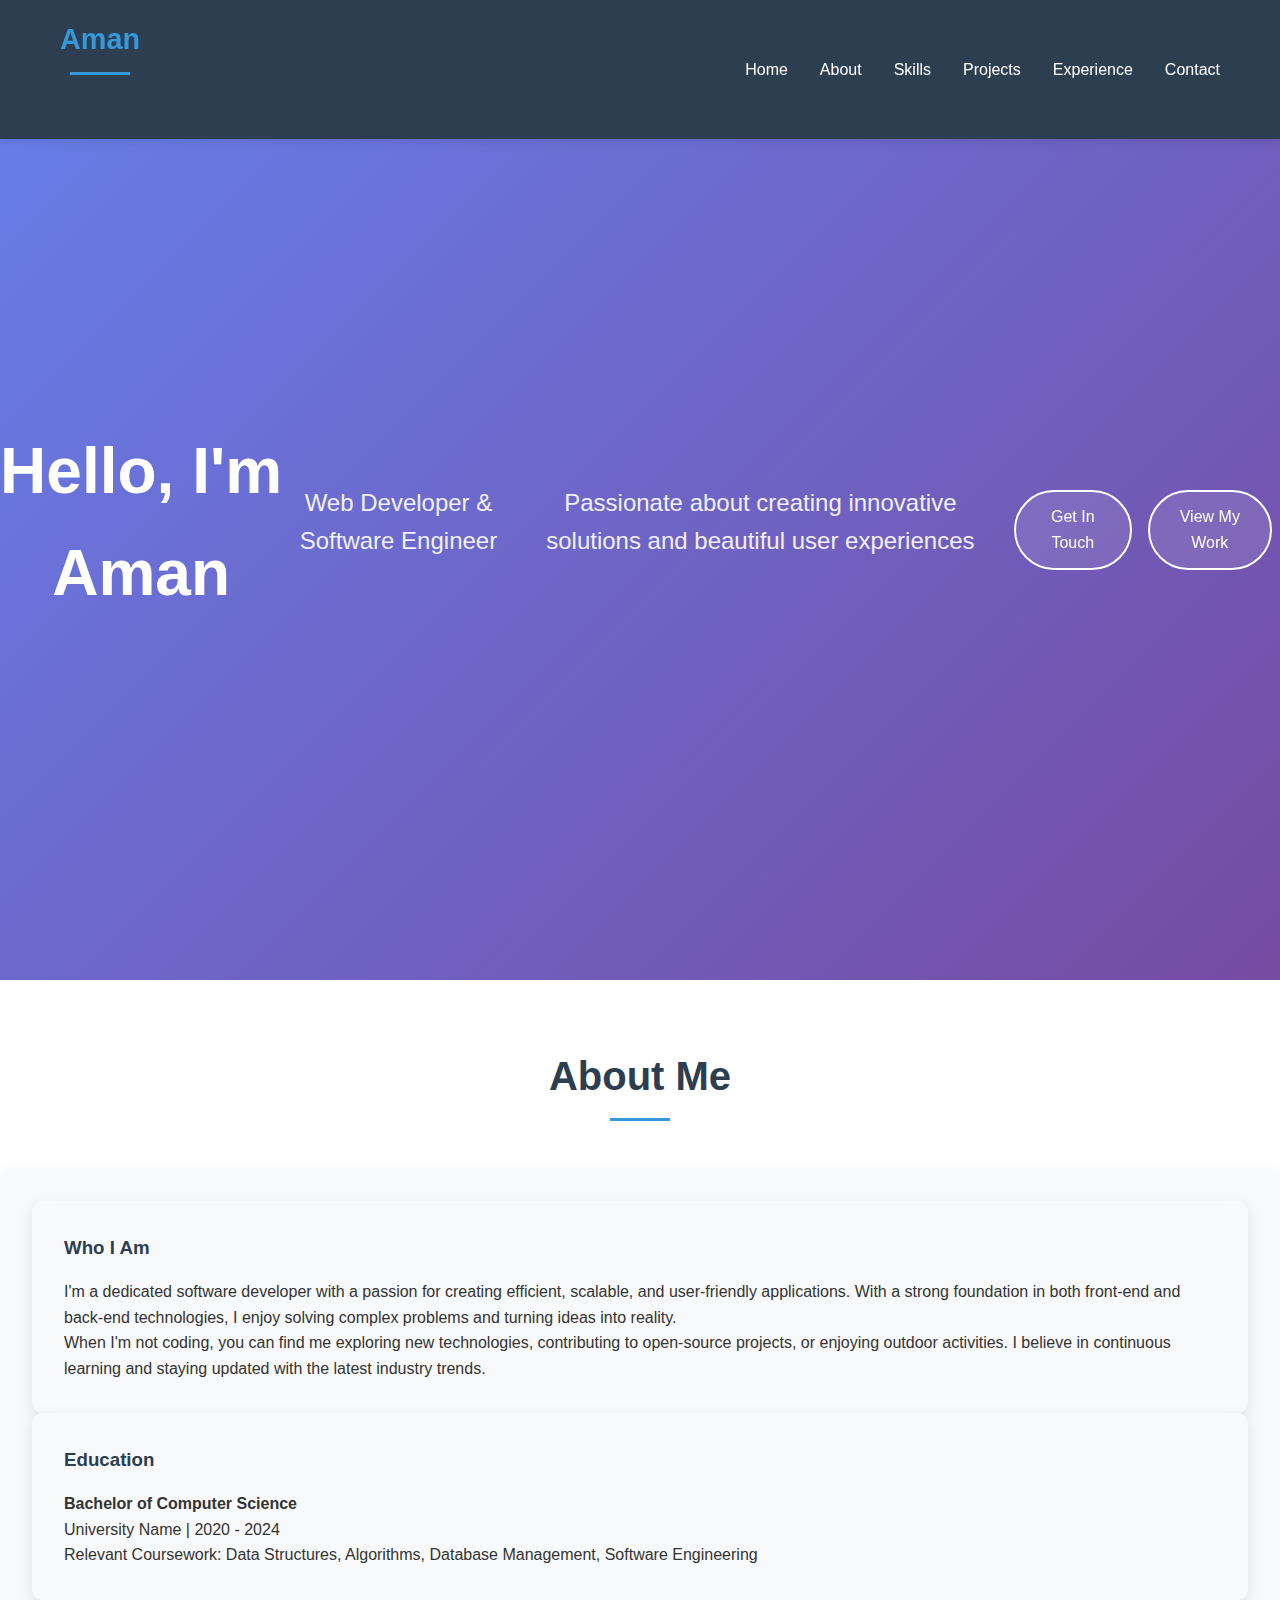
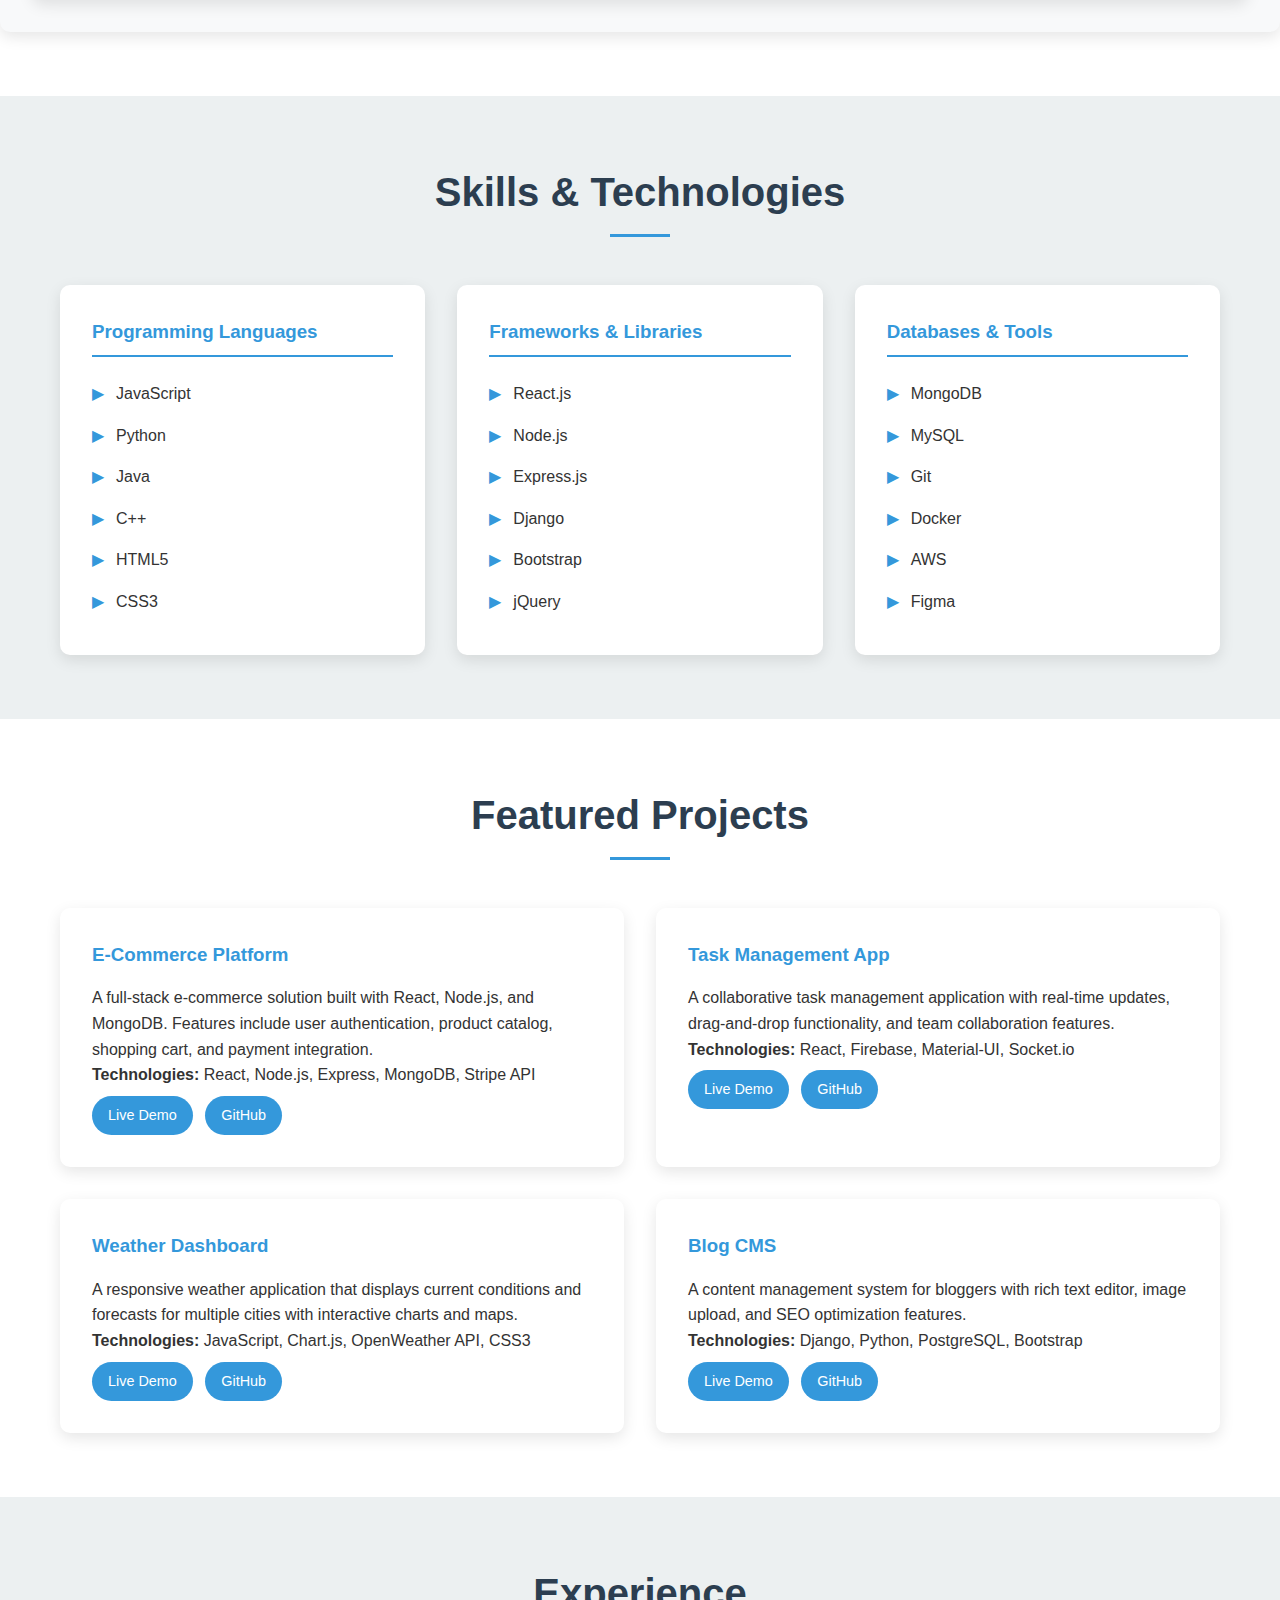
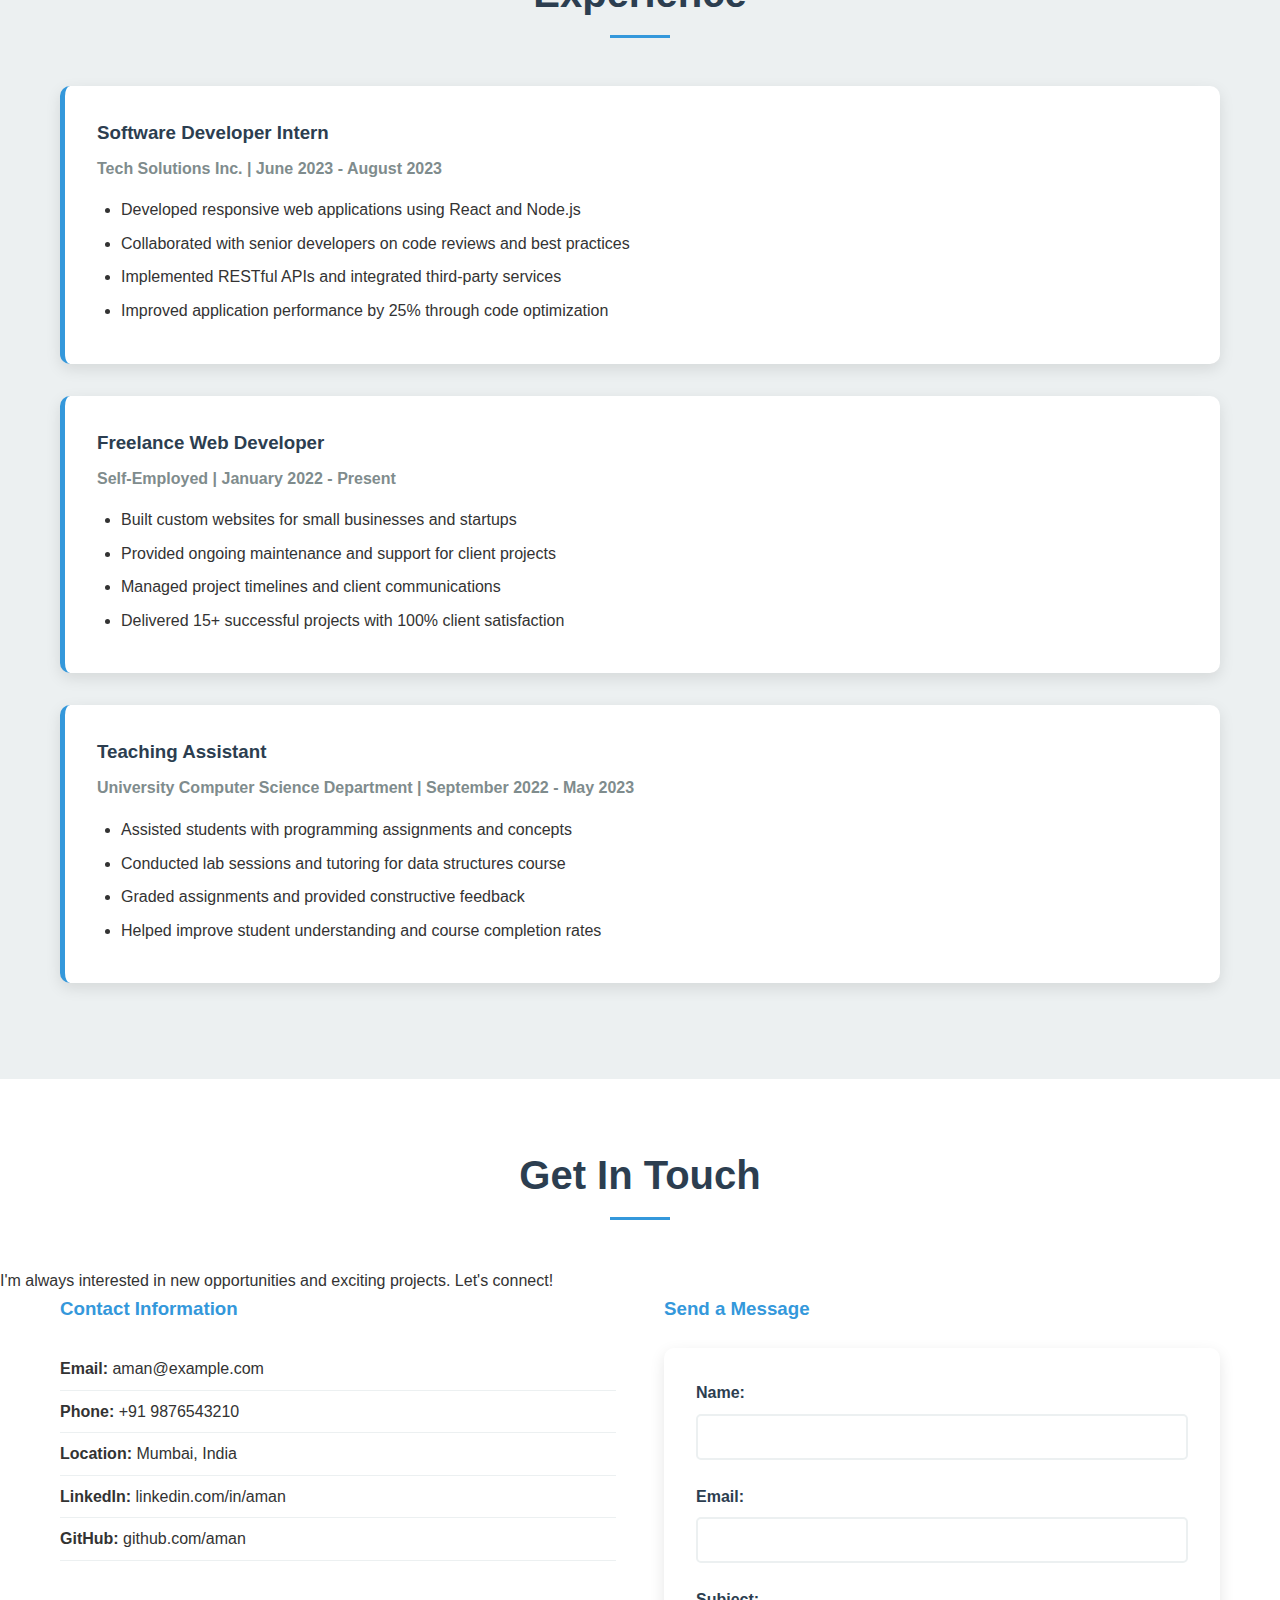
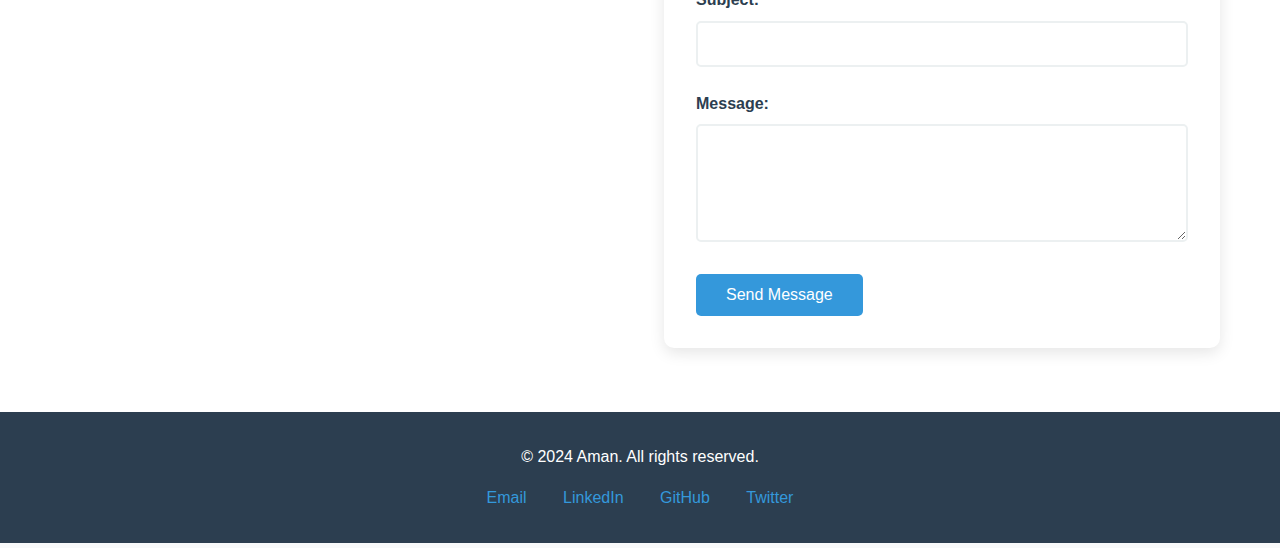
<file: index.html>
<!DOCTYPE html>
<html lang="en">
<head>
    <meta charset="UTF-8">
    <meta name="viewport" content="width=device-width, initial-scale=1.0">
    <title>Aman - Portfolio</title>
    <link rel="stylesheet" href="style.css">
</head>
<body>
    <header>
        <nav>
            <div>
                <h2>Aman</h2>
            </div>
            <ul>
                <li><a href="#home">Home</a></li>
                <li><a href="#about">About</a></li>
                <li><a href="#skills">Skills</a></li>
                <li><a href="#projects">Projects</a></li>
                <li><a href="#experience">Experience</a></li>
                <li><a href="#contact">Contact</a></li>
            </ul>
        </nav>
    </header>

    <main>
        <section id="home">
            <h1>Hello, I'm Aman</h1>
            <p>Web Developer & Software Engineer</p>
            <p>Passionate about creating innovative solutions and beautiful user experiences</p>
            <a href="#contact">Get In Touch</a>
            <a href="#projects">View My Work</a>
        </section>

        <section id="about">
            <h2>About Me</h2>
            <div>
                <div>
                    <h3>Who I Am</h3>
                    <p>I'm a dedicated software developer with a passion for creating efficient, scalable, and user-friendly applications. With a strong foundation in both front-end and back-end technologies, I enjoy solving complex problems and turning ideas into reality.</p>
                    <p>When I'm not coding, you can find me exploring new technologies, contributing to open-source projects, or enjoying outdoor activities. I believe in continuous learning and staying updated with the latest industry trends.</p>
                </div>
                <div>
                    <h3>Education</h3>
                    <p><strong>Bachelor of Computer Science</strong></p>
                    <p>University Name | 2020 - 2024</p>
                    <p>Relevant Coursework: Data Structures, Algorithms, Database Management, Software Engineering</p>
                </div>
            </div>
        </section>

        <section id="skills">
            <h2>Skills & Technologies</h2>
            <div>
                <div>
                    <h3>Programming Languages</h3>
                    <ul>
                        <li>JavaScript</li>
                        <li>Python</li>
                        <li>Java</li>
                        <li>C++</li>
                        <li>HTML5</li>
                        <li>CSS3</li>
                    </ul>
                </div>
                <div>
                    <h3>Frameworks & Libraries</h3>
                    <ul>
                        <li>React.js</li>
                        <li>Node.js</li>
                        <li>Express.js</li>
                        <li>Django</li>
                        <li>Bootstrap</li>
                        <li>jQuery</li>
                    </ul>
                </div>
                <div>
                    <h3>Databases & Tools</h3>
                    <ul>
                        <li>MongoDB</li>
                        <li>MySQL</li>
                        <li>Git</li>
                        <li>Docker</li>
                        <li>AWS</li>
                        <li>Figma</li>
                    </ul>
                </div>
            </div>
        </section>

        <section id="projects">
            <h2>Featured Projects</h2>
            <div>
                <article>
                    <h3>E-Commerce Platform</h3>
                    <p>A full-stack e-commerce solution built with React, Node.js, and MongoDB. Features include user authentication, product catalog, shopping cart, and payment integration.</p>
                    <p><strong>Technologies:</strong> React, Node.js, Express, MongoDB, Stripe API</p>
                    <a href="#">Live Demo</a>
                    <a href="#">GitHub</a>
                </article>

                <article>
                    <h3>Task Management App</h3>
                    <p>A collaborative task management application with real-time updates, drag-and-drop functionality, and team collaboration features.</p>
                    <p><strong>Technologies:</strong> React, Firebase, Material-UI, Socket.io</p>
                    <a href="#">Live Demo</a>
                    <a href="#">GitHub</a>
                </article>

                <article>
                    <h3>Weather Dashboard</h3>
                    <p>A responsive weather application that displays current conditions and forecasts for multiple cities with interactive charts and maps.</p>
                    <p><strong>Technologies:</strong> JavaScript, Chart.js, OpenWeather API, CSS3</p>
                    <a href="#">Live Demo</a>
                    <a href="#">GitHub</a>
                </article>

                <article>
                    <h3>Blog CMS</h3>
                    <p>A content management system for bloggers with rich text editor, image upload, and SEO optimization features.</p>
                    <p><strong>Technologies:</strong> Django, Python, PostgreSQL, Bootstrap</p>
                    <a href="#">Live Demo</a>
                    <a href="#">GitHub</a>
                </article>
            </div>
        </section>

        <section id="experience">
            <h2>Experience</h2>
            <div>
                <article>
                    <h3>Software Developer Intern</h3>
                    <p><strong>Tech Solutions Inc.</strong> | June 2023 - August 2023</p>
                    <ul>
                        <li>Developed responsive web applications using React and Node.js</li>
                        <li>Collaborated with senior developers on code reviews and best practices</li>
                        <li>Implemented RESTful APIs and integrated third-party services</li>
                        <li>Improved application performance by 25% through code optimization</li>
                    </ul>
                </article>

                <article>
                    <h3>Freelance Web Developer</h3>
                    <p><strong>Self-Employed</strong> | January 2022 - Present</p>
                    <ul>
                        <li>Built custom websites for small businesses and startups</li>
                        <li>Provided ongoing maintenance and support for client projects</li>
                        <li>Managed project timelines and client communications</li>
                        <li>Delivered 15+ successful projects with 100% client satisfaction</li>
                    </ul>
                </article>

                <article>
                    <h3>Teaching Assistant</h3>
                    <p><strong>University Computer Science Department</strong> | September 2022 - May 2023</p>
                    <ul>
                        <li>Assisted students with programming assignments and concepts</li>
                        <li>Conducted lab sessions and tutoring for data structures course</li>
                        <li>Graded assignments and provided constructive feedback</li>
                        <li>Helped improve student understanding and course completion rates</li>
                    </ul>
                </article>
            </div>
        </section>

        <section id="contact">
            <h2>Get In Touch</h2>
            <p>I'm always interested in new opportunities and exciting projects. Let's connect!</p>
            
            <div>
                <div>
                    <h3>Contact Information</h3>
                    <ul>
                        <li><strong>Email:</strong> aman@example.com</li>
                        <li><strong>Phone:</strong> +91 9876543210</li>
                        <li><strong>Location:</strong> Mumbai, India</li>
                        <li><strong>LinkedIn:</strong> linkedin.com/in/aman</li>
                        <li><strong>GitHub:</strong> github.com/aman</li>
                    </ul>
                </div>

                <div>
                    <h3>Send a Message</h3>
                    <form>
                        <div>
                            <label for="name">Name:</label>
                            <input type="text" id="name" name="name" required>
                        </div>
                        <div>
                            <label for="email">Email:</label>
                            <input type="email" id="email" name="email" required>
                        </div>
                        <div>
                            <label for="subject">Subject:</label>
                            <input type="text" id="subject" name="subject" required>
                        </div>
                        <div>
                            <label for="message">Message:</label>
                            <textarea id="message" name="message" rows="5" required></textarea>
                        </div>
                        <button type="submit">Send Message</button>
                    </form>
                </div>
            </div>
        </section>
    </main>

    <footer>
        <p>&copy; 2024 Aman. All rights reserved.</p>
        <div>
            <a href="mailto:aman@example.com">Email</a>
            <a href="https://linkedin.com/in/aman">LinkedIn</a>
            <a href="https://github.com/aman">GitHub</a>
            <a href="https://twitter.com/aman">Twitter</a>
        </div>
    </footer>
</body>
</html>
</file>
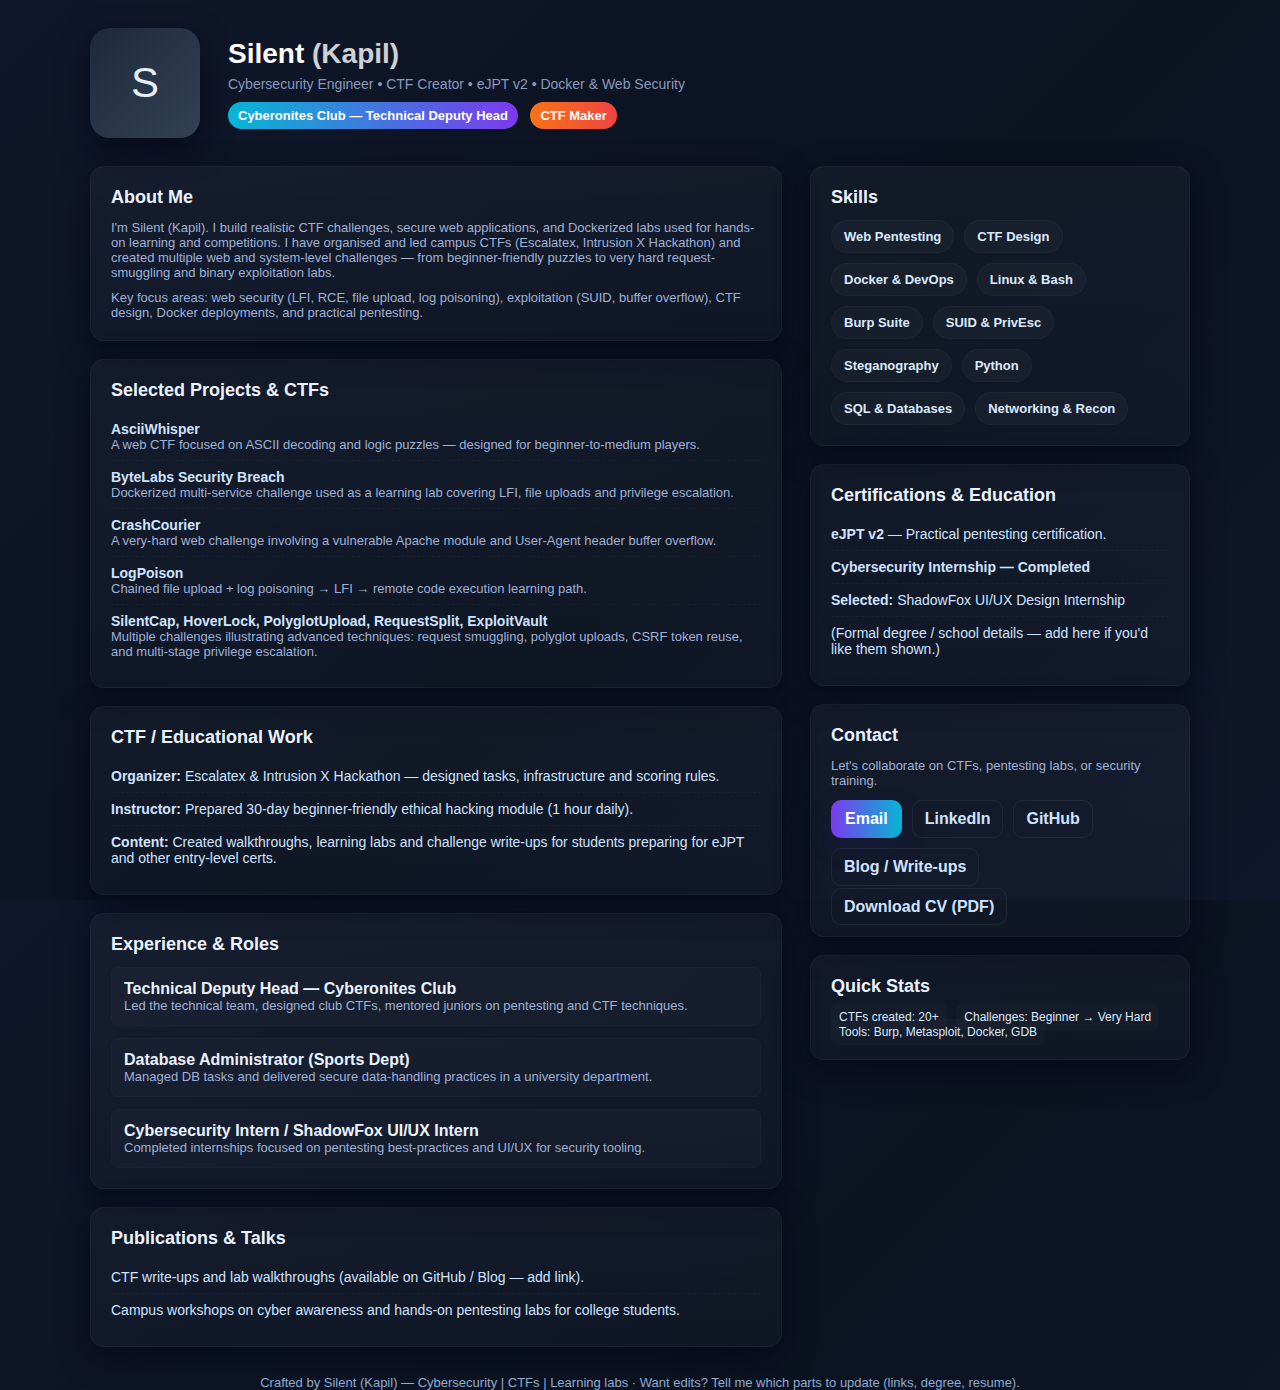
<file: fullstack assignment/Week 1/index.html>
<!DOCTYPE html>
<html lang="en">
<head>
  <meta charset="utf-8" />
  <meta name="viewport" content="width=device-width,initial-scale=1" />
  <title>Kapil Patel — Cybersecurity Engineer & CTF Creator</title>
  <style>
    /* Base reset */
    * { box-sizing: border-box; margin: 0; padding: 0; }
    html,body { height: 100%; }
    body {
      font-family: "Segoe UI", Tahoma, Geneva, Verdana, sans-serif;
      background: linear-gradient(135deg,#0f172a 0%, #0b1220 55%, #0f172a 100%);
      color: #e6eef8;
      -webkit-font-smoothing:antialiased;
      -moz-osx-font-smoothing:grayscale;
      padding: 28px;
    }

    .wrap { max-width: 1100px; margin: 0 auto; }

    header {
      display:flex;
      gap:20px;
      align-items:center;
      margin-bottom: 28px;
    }
    .avatar {
      width:110px;height:110px;border-radius:20px;
      background:linear-gradient(135deg,#1e293b,#334155);
      display:flex;align-items:center;justify-content:center;
      font-size:42px;box-shadow: 0 12px 30px rgba(2,6,23,0.6);
      flex-shrink:0;
    }
    header h1 { font-size:28px; margin-bottom:6px; color:#fff; }
    header p { opacity:0.85; color:#cfe3ff; }

    .hero-meta { margin-left:8px; }
    .tag { display:inline-block; padding:6px 10px; border-radius:999px; background:linear-gradient(90deg,#06b6d4,#7c3aed); color:white; font-weight:600; font-size:13px; margin-right:8px; }

    main { display:grid; grid-template-columns: 1fr 380px; gap:28px; }
    @media (max-width:980px){ main { grid-template-columns: 1fr; } .right-col { order: 2; } }

    /* Cards / sections */
    .card {
      background: linear-gradient(180deg, rgba(255,255,255,0.03), rgba(255,255,255,0.02));
      border-radius:14px; padding:20px; box-shadow: 0 10px 30px rgba(2,6,23,0.6);
      border: 1px solid rgba(255,255,255,0.04);
    }
    .card + .card { margin-top:18px; }
    .card h2 { margin-bottom:12px; font-size:18px; color:#eaf2ff; }
    .muted { color:#9fb1d6; font-size:14px; }

    /* Skills / list */
    .skills { display:flex; flex-wrap:wrap; gap:10px; margin-top:10px; }
    .skill { padding:8px 12px; border-radius:999px; background:rgba(255,255,255,0.03); border:1px solid rgba(255,255,255,0.03); font-weight:600; font-size:13px; color:#dbeafe; }

    ul.clean { list-style:none; padding-left:0; margin-top:10px; }
    ul.clean li { padding:8px 0; border-bottom: 1px dashed rgba(255,255,255,0.03); color:#cfe3ff; font-size:14px; }
    ul.clean li:last-child { border-bottom: none; }

    .project-tag { display:inline-block; font-size:12px; padding:4px 8px; border-radius:6px; background:rgba(255,255,255,0.03); margin-left:8px; color:#dbeafe; }

    /* Contact / links */
    .links { display:flex; gap:10px; flex-wrap:wrap; margin-top:12px; }
    .btn {
      display:inline-block; text-decoration:none; padding:10px 14px; border-radius:10px; font-weight:700;
      background: linear-gradient(90deg,#7c3aed,#06b6d4); color:white;
      box-shadow: 0 8px 20px rgba(28,28,80,0.35);
    }
    .ghost { background:transparent; border:1px solid rgba(255,255,255,0.06); color:#cfe3ff; padding:9px 12px; border-radius:10px; text-decoration:none; font-weight:600; }

    /* Timeline / experience */
    .timeline { margin-top:8px; display:flex; flex-direction:column; gap:12px; }
    .timeline .item { padding:12px; border-radius:8px; background:rgba(255,255,255,0.02); border:1px solid rgba(255,255,255,0.02); }
    .timeline .item strong { display:block; color:#eaf2ff; }

    footer { margin-top:28px; text-align:center; color:#97b5db; font-size:13px; opacity:0.95; }

    /* small helpers */
    .small { font-size:13px; color:#9fb1d6; }
    .badge { font-size:12px; padding:6px 8px; border-radius:6px; background:rgba(255,255,255,0.02); color:#dbeafe; margin-right:6px; }

  </style>
</head>
<body>
  <div class="wrap">
    <header>
      <div class="avatar">S</div>
      <div class="hero-meta">
        <h1>Silent <span style="opacity:0.8"> (Kapil)</span></h1>
        <p class="muted">Cybersecurity Engineer • CTF Creator • eJPT v2 • Docker & Web Security</p>
        <div style="margin-top:10px">
          <span class="tag">Cyberonites Club — Technical Deputy Head</span>
          <span class="tag" style="background:linear-gradient(90deg,#f97316,#ef4444)">CTF Maker</span>
        </div>
      </div>
    </header>

    <main>
      <!-- Left / main column -->
      <section class="left-col">
        <div class="card">
          <h2>About Me</h2>
          <p class="small">I'm Silent (Kapil). I build realistic CTF challenges, secure web applications, and Dockerized labs used for hands-on learning and competitions. I have organised and led campus CTFs (Escalatex, Intrusion X Hackathon) and created multiple web and system-level challenges — from beginner-friendly puzzles to very hard request-smuggling and binary exploitation labs.</p>
          <p class="small" style="margin-top:10px">Key focus areas: web security (LFI, RCE, file upload, log poisoning), exploitation (SUID, buffer overflow), CTF design, Docker deployments, and practical pentesting.</p>
        </div>

        <div class="card" style="margin-top:18px">
          <h2>Selected Projects & CTFs</h2>
          <ul class="clean">
            <li>
              <strong>AsciiWhisper</strong>
              <div class="small">A web CTF focused on ASCII decoding and logic puzzles — designed for beginner-to-medium players.</div>
            </li>
            <li>
              <strong>ByteLabs Security Breach</strong>
              <div class="small">Dockerized multi-service challenge used as a learning lab covering LFI, file uploads and privilege escalation.</div>
            </li>
            <li>
              <strong>CrashCourier</strong>
              <div class="small">A very-hard web challenge involving a vulnerable Apache module and User-Agent header buffer overflow.</div>
            </li>
            <li>
              <strong>LogPoison</strong>
              <div class="small">Chained file upload + log poisoning → LFI → remote code execution learning path.</div>
            </li>
            <li>
              <strong>SilentCap, HoverLock, PolyglotUpload, RequestSplit, ExploitVault</strong>
              <div class="small">Multiple challenges illustrating advanced techniques: request smuggling, polyglot uploads, CSRF token reuse, and multi-stage privilege escalation.</div>
            </li>
          </ul>
        </div>

        <div class="card" style="margin-top:18px">
          <h2>CTF / Educational Work</h2>
          <ul class="clean">
            <li><strong>Organizer:</strong> Escalatex & Intrusion X Hackathon — designed tasks, infrastructure and scoring rules.</li>
            <li><strong>Instructor:</strong> Prepared 30-day beginner-friendly ethical hacking module (1 hour daily).</li>
            <li><strong>Content:</strong> Created walkthroughs, learning labs and challenge write-ups for students preparing for eJPT and other entry-level certs.</li>
          </ul>
        </div>

        <div class="card" style="margin-top:18px">
          <h2>Experience & Roles</h2>
          <div class="timeline">
            <div class="item">
              <strong>Technical Deputy Head — Cyberonites Club</strong>
              <div class="small">Led the technical team, designed club CTFs, mentored juniors on pentesting and CTF techniques.</div>
            </div>
            <div class="item">
              <strong>Database Administrator (Sports Dept)</strong>
              <div class="small">Managed DB tasks and delivered secure data-handling practices in a university department.</div>
            </div>
            <div class="item">
              <strong>Cybersecurity Intern / ShadowFox UI/UX Intern</strong>
              <div class="small">Completed internships focused on pentesting best-practices and UI/UX for security tooling.</div>
            </div>
          </div>
        </div>

        <div class="card" style="margin-top:18px">
          <h2>Publications & Talks</h2>
          <ul class="clean">
            <li>CTF write-ups and lab walkthroughs (available on GitHub / Blog — add link).</li>
            <li>Campus workshops on cyber awareness and hands-on pentesting labs for college students.</li>
          </ul>
        </div>
      </section>

      <!-- Right column -->
      <aside class="right-col">
        <div class="card">
          <h2>Skills</h2>
          <div class="skills">
            <div class="skill">Web Pentesting</div>
            <div class="skill">CTF Design</div>
            <div class="skill">Docker & DevOps</div>
            <div class="skill">Linux & Bash</div>
            <div class="skill">Burp Suite</div>
            <div class="skill">SUID & PrivEsc</div>
            <div class="skill">Steganography</div>
            <div class="skill">Python</div>
            <div class="skill">SQL & Databases</div>
            <div class="skill">Networking & Recon</div>
          </div>
        </div>

        <div class="card" style="margin-top:18px">
          <h2>Certifications & Education</h2>
          <ul class="clean">
            <li><strong>eJPT v2</strong> — Practical pentesting certification.</li>
            <li><strong>Cybersecurity Internship — Completed</strong></li>
            <li><strong>Selected:</strong> ShadowFox UI/UX Design Internship</li>
            <li class="small">(Formal degree / school details — add here if you'd like them shown.)</li>
          </ul>
        </div>

        <div class="card" style="margin-top:18px">
          <h2>Contact</h2>
          <p class="small">Let's collaborate on CTFs, pentesting labs, or security training.</p>
          <div class="links">
            <a class="btn" href="mailto:silent@example.com">Email</a>
            <a class="ghost" href="#" target="_blank" rel="noopener">LinkedIn</a>
            <a class="ghost" href="#" target="_blank" rel="noopener">GitHub</a>
            <a class="ghost" href="#" target="_blank" rel="noopener">Blog / Write-ups</a>
          </div>

          <div style="margin-top:12px">
            <a class="ghost" href="#" target="_blank">Download CV (PDF)</a>
          </div>
        </div>

        <div class="card" style="margin-top:18px">
          <h2>Quick Stats</h2>
          <p class="small">
            <span class="badge">CTFs created: 20+</span>
            <span class="badge">Challenges: Beginner → Very Hard</span>
            <span class="badge">Tools: Burp, Metasploit, Docker, GDB</span>
          </p>
        </div>
      </aside>
    </main>

    <footer>
      Crafted by Silent (Kapil) — Cybersecurity | CTFs | Learning labs · Want edits? Tell me which parts to update (links, degree, resume).
    </footer>
  </div>
</body>
</html>
</file>
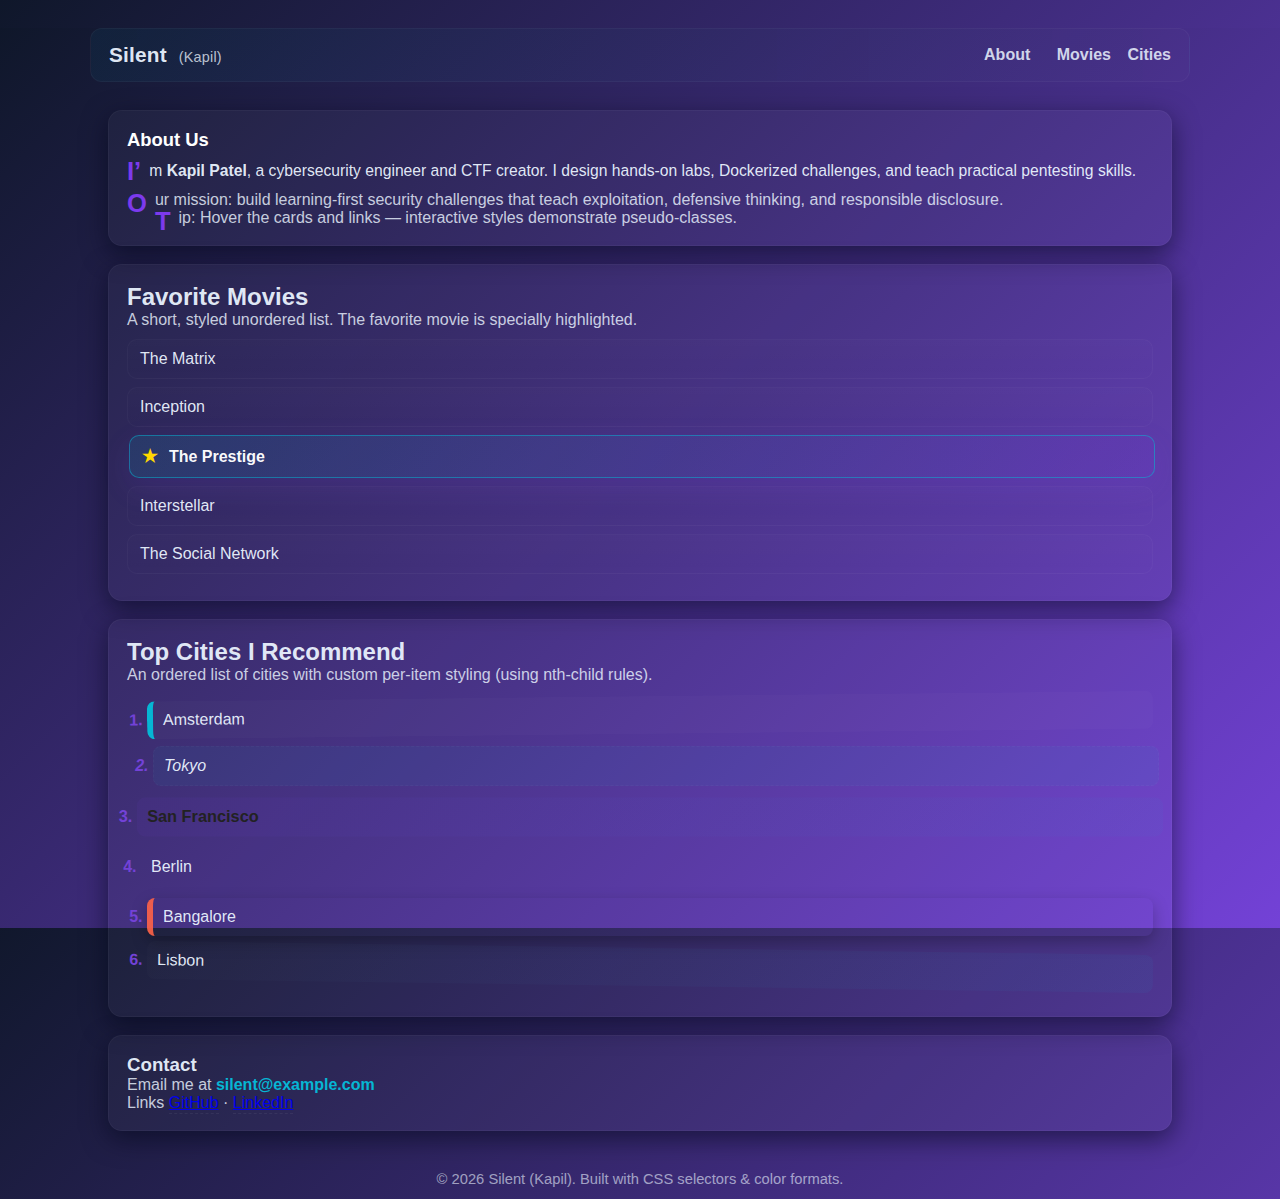
<file: fullstack assignment/Week 2/index.html>
<!DOCTYPE html>
<html lang="en">
<head>
  <meta charset="utf-8" />
  <meta name="viewport" content="width=device-width,initial-scale=1" />
  <title>About Us — Kapil Patel</title>
  <link rel="stylesheet" href="style.css" />
</head>
<body>
  <div class="site">
    <header id="topbar" class="container">
      <h1 class="brand">Silent <span class="subtle">(Kapil)</span></h1>
      <nav>
        <a href="#about" class="nav-link" data-ga="about-link">About</a>
        <a href="#movies" class="nav-link" data-ga="movies-link">Movies</a>
        <a href="#cities" class="nav-link" data-ga="cities-link">Cities</a>
      </nav>
    </header>

    <main class="container">
      <section id="about" class="card about-card" lang="en">
        <h2>About Us</h2>
        <p class="lead">I’m <strong>Kapil Patel</strong>, a cybersecurity engineer and CTF creator. I design hands-on labs, Dockerized challenges, and teach practical pentesting skills.</p>
        <p class="mission">Our mission: <span class="highlight">build learning-first security challenges</span> that teach exploitation, defensive thinking, and responsible disclosure.</p>
        <p class="note">Tip: Hover the cards and links — interactive styles demonstrate pseudo-classes.</p>
      </section>

      <!-- Movies - unordered list -->
      <section id="movies" class="card">
        <h2>Favorite Movies</h2>
        <p class="small">A short, styled unordered list. The favorite movie is specially highlighted.</p>
        <ul class="movies-list" aria-label="movies list">
          <li data-fav="false">The Matrix</li>
          <li data-fav="false">Inception</li>
          <li data-fav="true" class="favorite">The Prestige</li>
          <li data-fav="false">Interstellar</li>
          <li data-fav="false">The Social Network</li>
        </ul>
      </section>

      <!-- Cities - ordered list with "random" custom styles -->
      <section id="cities" class="card">
        <h2>Top Cities I Recommend</h2>
        <p class="small">An ordered list of cities with custom per-item styling (using nth-child rules).</p>
        <ol class="cities-list">
          <li>Amsterdam</li>
          <li>Tokyo</li>
          <li>San Francisco</li>
          <li>Berlin</li>
          <li>Bangalore</li>
          <li>Lisbon</li>
        </ol>
      </section>

      <!-- Footer / contact -->
      <aside class="card contact-card">
        <h3>Contact</h3>
        <p class="small">Email me at <a href="mailto:silent@example.com" class="email-link" title="send email">silent@example.com</a></p>
        <p class="small">Links <a href="#" target="_blank" rel="noopener" class="external">GitHub</a> · <a href="#" class="external">LinkedIn</a></p>
      </aside>
    </main>

    <footer class="container footer">
      <p>© <span id="year"></span> Silent (Kapil). Built with CSS selectors & color formats.</p>
    </footer>
  </div>

  <script>
    // tiny script just to set the footer year (keeps html static)
    document.getElementById('year').textContent = new Date().getFullYear();
  </script>
</body>
</html>
</file>
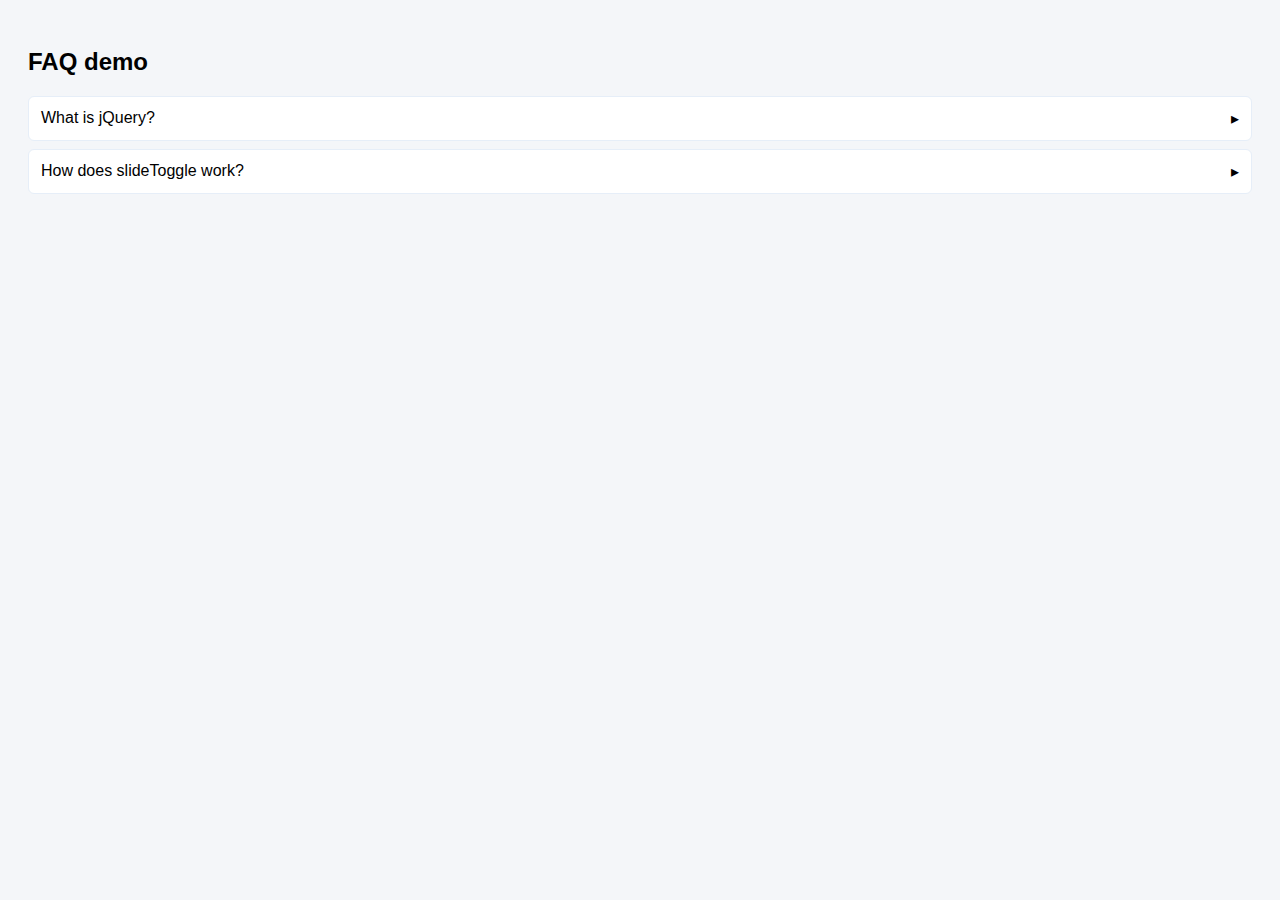
<file: fullstack assignment/Week 8/index.html>
<!doctype html>
<html lang="en">
<head>
  <meta charset="utf-8" />
  <meta name="viewport" content="width=device-width,initial-scale=1" />
  <title>FAQ slideToggle Fix</title>
  <style>
    body{ font-family: Arial, sans-serif; padding:20px; background:#f4f6f9; }
    .faq-item{ background:#fff; border:1px solid #e6eef8; margin-bottom:8px; border-radius:6px; overflow:hidden; }
    .faq-q{ padding:12px; cursor:pointer; display:flex; justify-content:space-between; align-items:center; }
    .faq-a{ padding:12px; border-top:1px solid #eef2ff; display:none; } /* display:none is fine */
    .chev{ transition: transform 200ms ease; }
  </style>
</head>
<body>

  <h2>FAQ demo</h2>

  <div class="faq-item">
    <div class="faq-q" tabindex="0" role="button" aria-expanded="false">
      <span>What is jQuery?</span><span class="chev">▸</span>
    </div>
    <div class="faq-a">jQuery is a library that simplifies DOM manipulation and animations.</div>
  </div>

  <div class="faq-item">
    <div class="faq-q" tabindex="0" role="button" aria-expanded="false">
      <span>How does slideToggle work?</span><span class="chev">▸</span>
    </div>
    <div class="faq-a">It animates the element's height to hide/show it smoothly.</div>
  </div>

  <!-- Load jQuery FIRST, then your script -->
  <script src="https://code.jquery.com/jquery-3.6.4.min.js"></script>

  <script>
  // Ensure DOM ready and that $ is available
  $(function(){
    // Use event delegation in case items are added dynamically
    $(document).on('click', '.faq-q', function(){
      const $q = $(this);
      const $answer = $q.next('.faq-a');

      // If you want accordion behavior: close others
      $('.faq-a').not($answer).slideUp(200);
      $('.faq-q').not($q).attr('aria-expanded','false').find('.chev').css('transform','rotate(0deg)');

      // Toggle this answer
      $answer.slideToggle(300);
      const isOpen = $answer.is(':visible'); // note: this reads pre-toggle state; we'll toggle aria after animation
      // After animation finishes, update chevron and aria
      $answer.promise().done(function(){
        const openNow = $answer.is(':visible');
        $q.attr('aria-expanded', openNow ? 'true' : 'false');
        $q.find('.chev').css('transform', openNow ? 'rotate(90deg)' : 'rotate(0deg)');
      });
    });

    // Keyboard support
    $(document).on('keydown', '.faq-q', function(e){
      if (e.key === 'Enter' || e.key === ' ') {
        e.preventDefault();
        $(this).trigger('click');
      }
    });

    // Debug helper: check jQuery loaded
    if (typeof $ === 'undefined') {
      console.error('jQuery not loaded!');
      alert('jQuery did not load. Check CDN or network.');
    } else {
      console.log('jQuery loaded:', $.fn.jquery);
    }
  });
  </script>
</body>
</html>
</file>
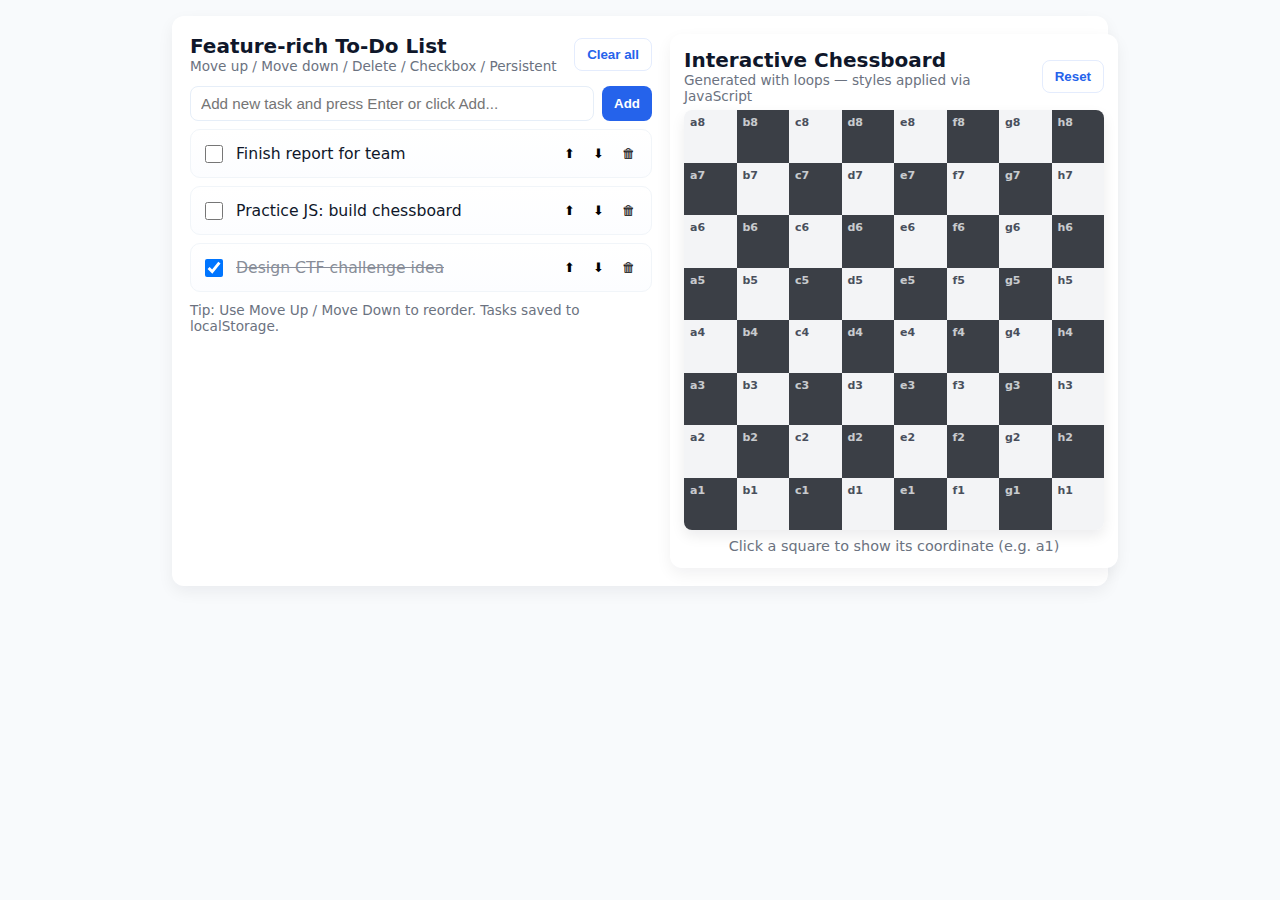
<file: fullstack assignment/Week 9/index.html>
<!doctype html>
<html lang="en">
<head>
  <meta charset="utf-8" />
  <meta name="viewport" content="width=device-width,initial-scale=1" />
  <title>To-Do + Chessboard Demo</title>
  <style>
    :root{
      --max-w:900px;
      --accent:#2563eb;
      --muted:#6b7280;
      --success:#059669;
      --danger:#ef4444;
      font-family: Inter, system-ui, -apple-system, "Segoe UI", Roboto, "Helvetica Neue", Arial;
    }
    body{
      margin:16px;
      background:#f8fafc;
      color:#0f172a;
      display:flex;
      flex-direction:column;
      gap:28px;
      align-items:center;
    }

    .container{
      width:100%;
      max-width:var(--max-w);
      background:white;
      border-radius:12px;
      box-shadow:0 6px 16px rgba(15,23,42,0.06);
      padding:18px;
    }

    /* To-Do styles */
    .todo-header{
      display:flex;
      gap:12px;
      align-items:center;
      justify-content:space-between;
      margin-bottom:12px;
    }
    .todo-title{ font-size:1.25rem; font-weight:600; }
    .todo-controls{ display:flex; gap:8px; align-items:center; }
    .new-todo{
      display:flex;
      gap:8px;
      margin-bottom:8px;
    }
    .new-todo input{
      flex:1;
      padding:8px 10px;
      border-radius:8px;
      border:1px solid #e6eef8;
      outline:none;
      font-size:0.95rem;
    }
    .btn{
      background:var(--accent);
      color:white;
      border:none;
      padding:8px 12px;
      border-radius:8px;
      cursor:pointer;
      font-weight:600;
    }
    .btn:active{ transform:translateY(1px); }
    .btn.ghost{ background:transparent; color:var(--accent); border:1px solid rgba(37,99,235,0.12); }

    ul.todo-list{
      list-style:none;
      padding:0;
      margin:0;
      display:flex;
      flex-direction:column;
      gap:8px;
    }

    li.todo-item{
      display:flex;
      align-items:center;
      gap:10px;
      padding:10px;
      border-radius:10px;
      border:1px solid #f1f5f9;
      background:linear-gradient(180deg,#ffffff,#fcfdff);
    }

    .todo-left{ display:flex; align-items:center; gap:10px; flex:1; min-width:0;}
    .todo-left label{ display:flex; gap:10px; align-items:center; cursor:pointer; min-width:0;}
    .todo-left input[type="checkbox"]{ width:18px; height:18px; }
    .todo-text{ font-size:0.98rem; min-width:0; overflow:hidden; text-overflow:ellipsis; white-space:nowrap; }
    .todo-text.completed{ text-decoration:line-through; color:var(--muted); opacity:0.8; }

    .item-actions{ display:flex; gap:6px; align-items:center; }
    .icon-btn{
      border:none;
      background:transparent;
      cursor:pointer;
      padding:6px;
      border-radius:8px;
    }
    .icon-btn:hover{ background:#f1f5f9; }

    .small{ font-size:0.85rem; color:var(--muted); }

    /* Chessboard container */
    .two-col{
      display:grid;
      grid-template-columns: 1fr 420px;
      gap:18px;
      align-items:start;
    }

    @media (max-width:980px){
      .two-col{ grid-template-columns: 1fr; }
      .container{ padding:14px; }
    }

    /* small helper for chessboard */
    .board-wrapper{
      display:flex;
      flex-direction:column;
      gap:8px;
      align-items:center;
    }
    .coords{ font-size:0.9rem; color:var(--muted); }
    #chess-board{
      width:420px;
      height:420px;
      display:grid;
      border-radius:8px;
      overflow:hidden;
      box-shadow:0 6px 14px rgba(2,6,23,0.08);
    }
  </style>
</head>
<body>
  <div class="container two-col">
    <!-- Left column: To-Do app -->
    <div>
      <div class="todo-header">
        <div>
          <div class="todo-title">Feature-rich To-Do List</div>
          <div class="small">Move up / Move down / Delete / Checkbox / Persistent</div>
        </div>
        <div class="todo-controls">
          <button id="clearAll" class="btn ghost">Clear all</button>
        </div>
      </div>

      <div class="new-todo">
        <input id="newTaskInput" type="text" placeholder="Add new task and press Enter or click Add..." aria-label="New task" />
        <button id="addBtn" class="btn">Add</button>
      </div>

      <ul id="todoList" class="todo-list" aria-live="polite"></ul>
      <div class="small" style="margin-top:10px;">Tip: Use Move Up / Move Down to reorder. Tasks saved to localStorage.</div>
    </div>

    <!-- Right column: Chessboard -->
    <div class="container" style="padding:14px;">
      <div class="todo-header" style="margin-bottom:6px;">
        <div>
          <div class="todo-title">Interactive Chessboard</div>
          <div class="small">Generated with loops — styles applied via JavaScript</div>
        </div>
        <div class="todo-controls">
          <button id="resetHighlight" class="btn ghost">Reset</button>
        </div>
      </div>

      <div class="board-wrapper">
        <div id="chess-board" role="grid" aria-label="8x8 chessboard"></div>
        <div class="coords" id="squareInfo">Click a square to show its coordinate (e.g. a1)</div>
      </div>
    </div>
  </div>

<script>
/* -------------------------
   To-Do App JS
   Features:
   - add item
   - checkbox toggles completed
   - move up / move down / delete
   - persistence (localStorage)
   - keyboard Enter to add
--------------------------*/
(function(){
  const input = document.getElementById('newTaskInput');
  const addBtn = document.getElementById('addBtn');
  const listEl = document.getElementById('todoList');
  const CLEAR_KEY = 'todo:items';

  function load(){
    try {
      const raw = localStorage.getItem(CLEAR_KEY);
      return raw ? JSON.parse(raw) : [];
    } catch(e) { return []; }
  }
  function save(items){
    localStorage.setItem(CLEAR_KEY, JSON.stringify(items));
  }

  function createItemElement(item, index) {
    const li = document.createElement('li');
    li.className = 'todo-item';
    li.dataset.index = index;

    const left = document.createElement('div');
    left.className = 'todo-left';

    const label = document.createElement('label');

    const chk = document.createElement('input');
    chk.type = 'checkbox';
    chk.checked = !!item.done;
    chk.setAttribute('aria-label', 'Mark task complete');

    const span = document.createElement('div');
    span.className = 'todo-text' + (item.done ? ' completed' : '');
    span.textContent = item.text;
    span.title = item.text;

    label.appendChild(chk);
    label.appendChild(span);
    left.appendChild(label);

    const actions = document.createElement('div');
    actions.className = 'item-actions';

    const moveUp = document.createElement('button');
    moveUp.className = 'icon-btn';
    moveUp.title = 'Move up';
    moveUp.innerHTML = '⬆';

    const moveDown = document.createElement('button');
    moveDown.className = 'icon-btn';
    moveDown.title = 'Move down';
    moveDown.innerHTML = '⬇';

    const del = document.createElement('button');
    del.className = 'icon-btn';
    del.title = 'Delete';
    del.innerHTML = '🗑';

    actions.appendChild(moveUp);
    actions.appendChild(moveDown);
    actions.appendChild(del);

    li.appendChild(left);
    li.appendChild(actions);

    // events
    chk.addEventListener('change', () => {
      const items = load();
      items[index].done = chk.checked;
      save(items);
      span.classList.toggle('completed', chk.checked);
    });

    del.addEventListener('click', () => {
      const items = load();
      items.splice(index,1);
      save(items);
      render();
    });

    moveUp.addEventListener('click', () => {
      if (index === 0) return;
      const items = load();
      [items[index-1], items[index]] = [items[index], items[index-1]];
      save(items);
      render();
    });

    moveDown.addEventListener('click', () => {
      const items = load();
      if (index >= items.length-1) return;
      [items[index+1], items[index]] = [items[index], items[index+1]];
      save(items);
      render();
    });

    // double-click to edit
    span.addEventListener('dblclick', () => {
      const newText = prompt('Edit task text:', item.text);
      if (newText === null) return;
      const items = load();
      items[index].text = newText.trim() || items[index].text;
      save(items);
      render();
    });

    return li;
  }

  function render(){
    const items = load();
    listEl.innerHTML = '';
    items.forEach((it, i)=> {
      listEl.appendChild(createItemElement(it, i));
    });
  }

  function addTask(text){
    if (!text || !text.trim()) return;
    const items = load();
    items.push({ text: text.trim(), done:false });
    save(items);
    input.value = '';
    render();
    input.focus();
  }

  addBtn.addEventListener('click', ()=> addTask(input.value));
  input.addEventListener('keydown', (e) => {
    if (e.key === 'Enter') addTask(input.value);
  });

  document.getElementById('clearAll').addEventListener('click', () => {
    if (!confirm('Clear all tasks?')) return;
    localStorage.removeItem(CLEAR_KEY);
    render();
  });

  // initial demo items if empty
  if (!localStorage.getItem(CLEAR_KEY)) {
    const demo = [
      {text:'Finish report for team', done:false},
      {text:'Practice JS: build chessboard', done:false},
      {text:'Design CTF challenge idea', done:true}
    ];
    save(demo);
  }
  render();
})();

/* -------------------------
   Chessboard JS
   - Generates 8x8 board with loops
   - Applies styles dynamically via JS
   - Simple interactions: click highlights and shows square coordinate
--------------------------*/
(function(){
  const board = document.getElementById('chess-board');
  const info = document.getElementById('squareInfo');

  const BOARD_SIZE = 8;
  // Apply board grid styles via JS
  board.style.gridTemplateColumns = `repeat(${BOARD_SIZE}, 1fr)`;
  board.style.gridTemplateRows = `repeat(${BOARD_SIZE}, 1fr)`;

  // Create style rules dynamically for squares:
  const style = document.createElement('style');
  document.head.appendChild(style);
  style.sheet.insertRule(`#chess-board .square{ display:flex; align-items:center; justify-content:center; font-weight:600; font-size:18px; user-select:none; }`, 0);
  style.sheet.insertRule(`#chess-board .square:hover{ outline: 3px solid rgba(37,99,235,0.12); }`, 1);
  style.sheet.insertRule(`#chess-board .square.selected{ box-shadow: inset 0 0 0 3px rgba(34,197,94,0.12), 0 8px 20px rgba(2,6,23,0.06); transform:scale(1.02); z-index:1; }`, 2);

  // Coordinates mapping a-h and 1-8 (bottom to top in standard chess)
  const files = ['a','b','c','d','e','f','g','h'];

  function coordFromIndex(rankIdx, fileIdx){
    // rankIdx 0..7 -> rank 8 .. 1 (top to bottom)
    const rank = 8 - rankIdx;
    const file = files[fileIdx];
    return file + rank;
  }

  // clear previous
  board.innerHTML = '';

  for (let r = 0; r < BOARD_SIZE; r++){
    for (let f = 0; f < BOARD_SIZE; f++){
      const sq = document.createElement('div');
      sq.className = 'square';
      sq.dataset.rank = 8 - r;
      sq.dataset.file = files[f];
      sq.dataset.coord = coordFromIndex(r,f);
      sq.setAttribute('role','gridcell');
      sq.setAttribute('tabindex','0');

      // color: light/dark by (r+f) parity
      const isDark = (r + f) % 2 === 1;
      // apply styles directly via JS (requirement)
      sq.style.background = isDark ? '#3b3f46' : '#f3f4f6';
      sq.style.color = isDark ? '#f8fafc' : '#0f172a';
      sq.style.width = '100%';
      sq.style.height = '100%';
      sq.style.boxSizing = 'border-box';
      sq.style.cursor = 'pointer';

      // display coordinate small in corner (optional)
      const coordEl = document.createElement('div');
      coordEl.style.position = 'absolute';
      coordEl.style.fontSize = '11px';
      coordEl.style.opacity = '0.75';
      coordEl.style.top = '6px';
      coordEl.style.left = '6px';
      coordEl.textContent = sq.dataset.coord;

      // For accessibility, show a center text when clicked
      const center = document.createElement('div');
      center.textContent = ''; // we'll not show pieces by default

      sq.style.position = 'relative';
      sq.appendChild(coordEl);
      sq.appendChild(center);

      // click handler
      sq.addEventListener('click', () => {
        // remove selected class from others
        const prev = board.querySelector('.square.selected');
        if (prev) prev.classList.remove('selected');
        sq.classList.add('selected');
        info.textContent = `Selected square: ${sq.dataset.coord} — rank ${sq.dataset.rank}, file ${sq.dataset.file}`;
      });

      // keyboard support
      sq.addEventListener('keydown', (e) => {
        if (e.key === 'Enter' || e.key === ' ') {
          e.preventDefault();
          sq.click();
        }
      });

      board.appendChild(sq);
    }
  }

  // Reset button
  document.getElementById('resetHighlight').addEventListener('click', ()=>{
    const prev = board.querySelector('.square.selected');
    if (prev) prev.classList.remove('selected');
    info.textContent = 'Click a square to show its coordinate (e.g. a1)';
  });

})();
</script>
</body>
</html>
</file>
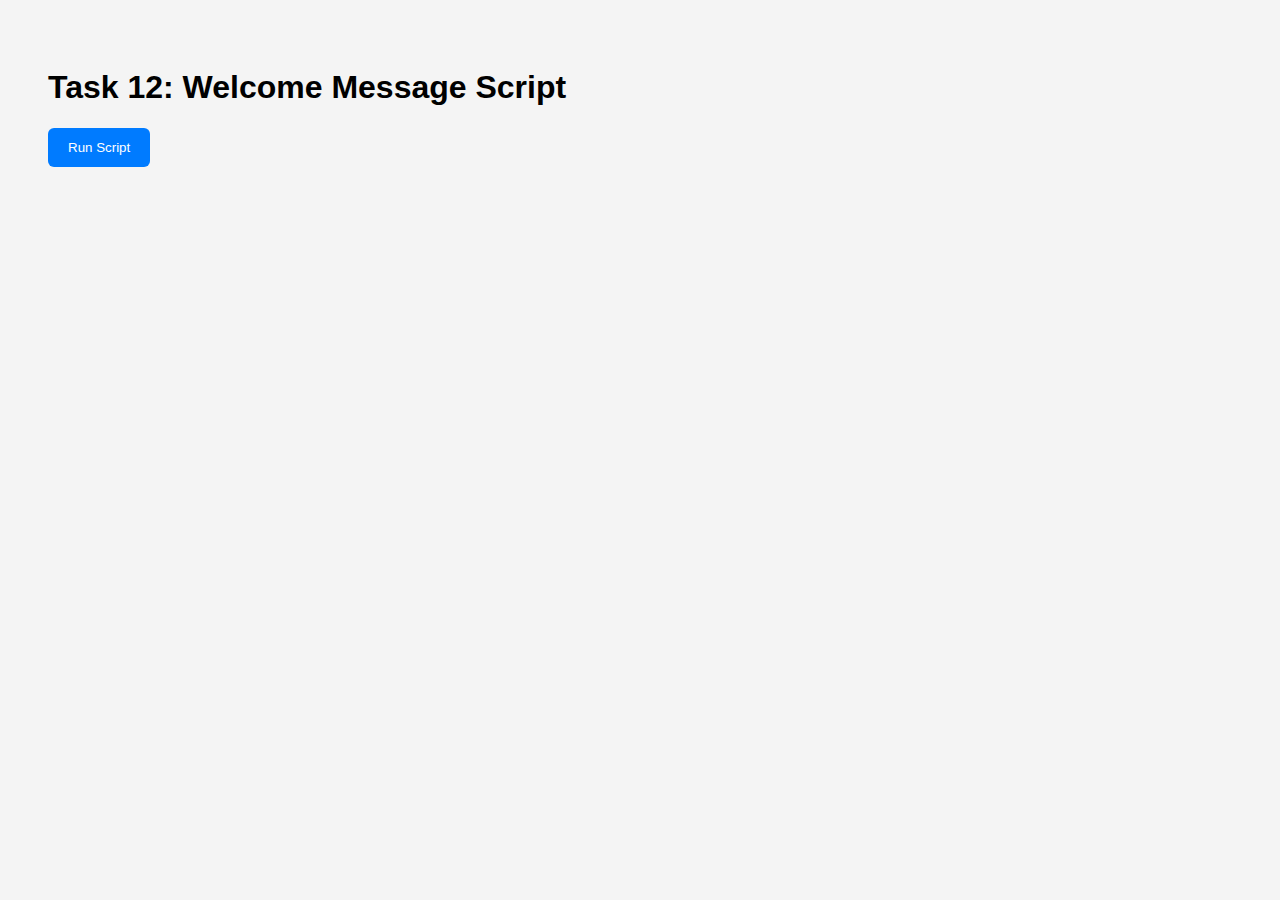
<file: fullstack assignment/week 5/task12/index.html>
<!DOCTYPE html>
<html lang="en">
<head>
  <meta charset="UTF-8" />
  <meta name="viewport" content="width=device-width, initial-scale=1.0" />
  <title>Task 12 – Welcome Script</title>
  <link rel="stylesheet" href="style.css" />
</head>
<body>

  <h1>Task 12: Welcome Message Script</h1>
  <button onclick="runTask12()">Run Script</button>

  <script src="script.js"></script>
</body>
</html>
</file>
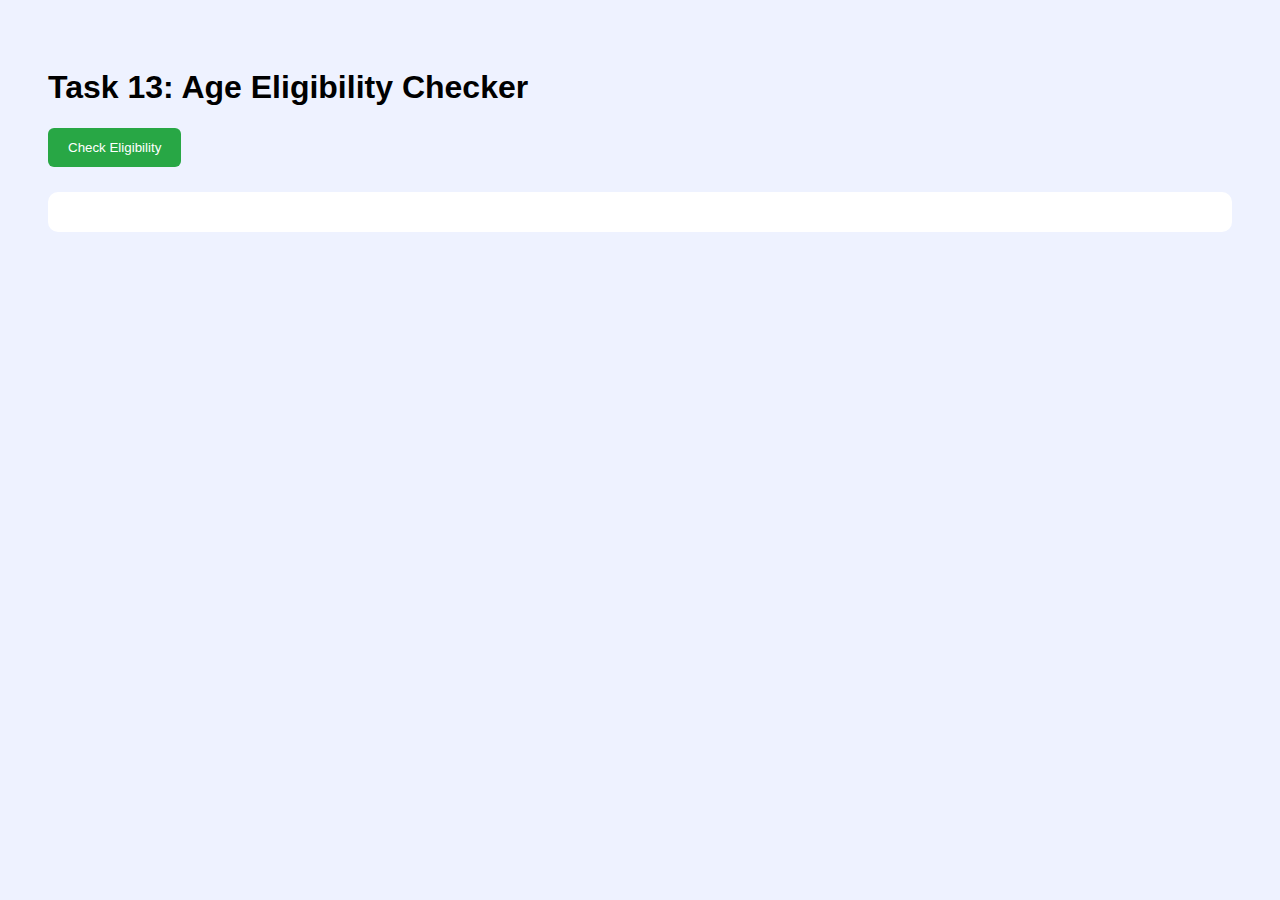
<file: fullstack assignment/week 5/task13/index.html>
<!DOCTYPE html>
<html lang="en">
<head>
  <meta charset="UTF-8" />
  <meta name="viewport" content="width=device-width, initial-scale=1.0" />
  <title>Task 13 – Age Eligibility</title>
  <link rel="stylesheet" href="task13.css" />
</head>
<body>

  <h1>Task 13: Age Eligibility Checker</h1>
  <button onclick="runTask13()">Check Eligibility</button>

  <div id="result"></div>

  <script src="task13.js"></script>
</body>
</html>
</file>
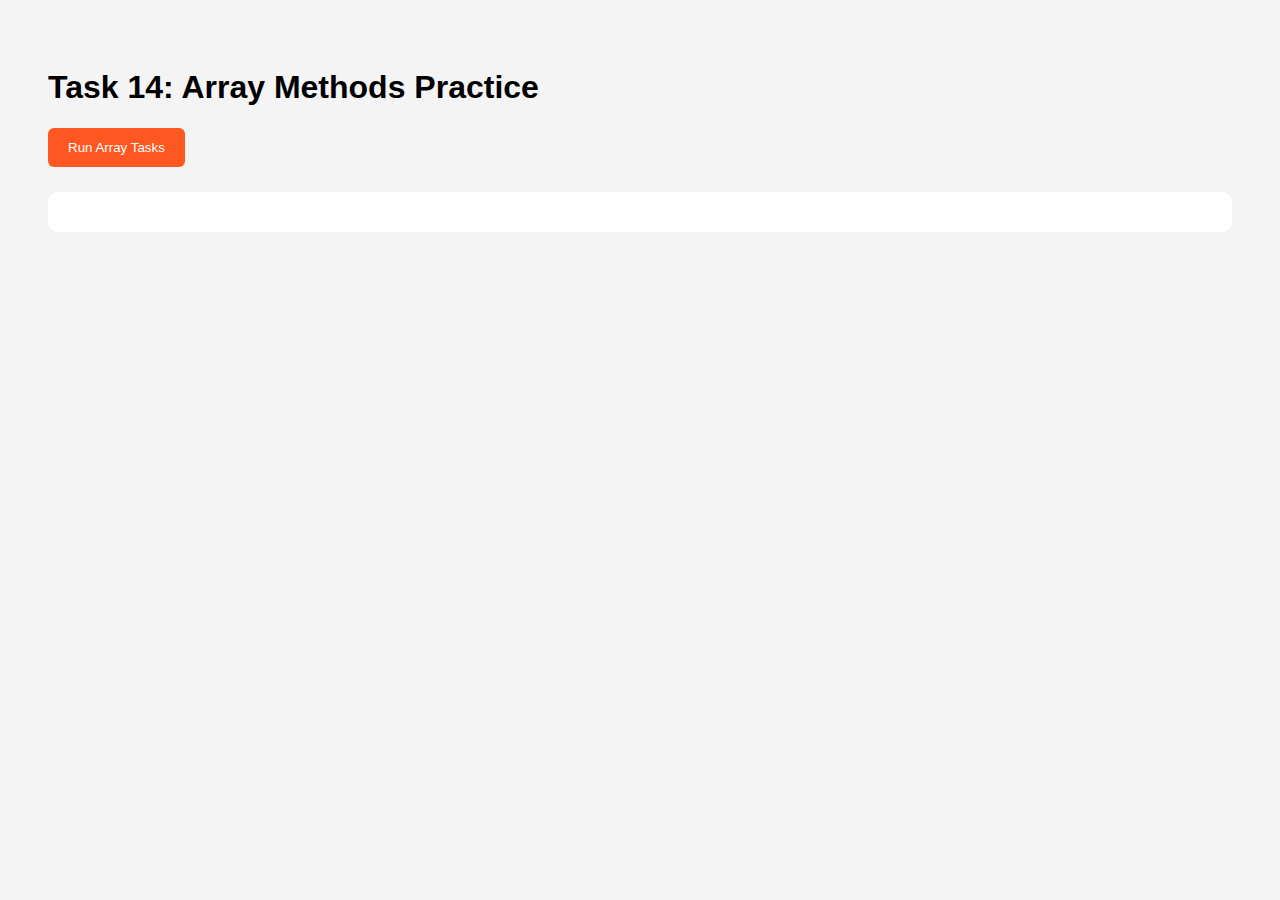
<file: fullstack assignment/week 5/task14/index.html>
<!DOCTYPE html>
<html lang="en">
<head>
  <meta charset="UTF-8" />
  <meta name="viewport" content="width=device-width, initial-scale=1.0" />
  <title>Task 14 – Array Methods</title>
  <link rel="stylesheet" href="style.css" />
</head>
<body>

  <h1>Task 14: Array Methods Practice</h1>
  <button onclick="runTask14()">Run Array Tasks</button>

  <div id="output"></div>

  <script src="script.js"></script>
</body>
</html>
</file>
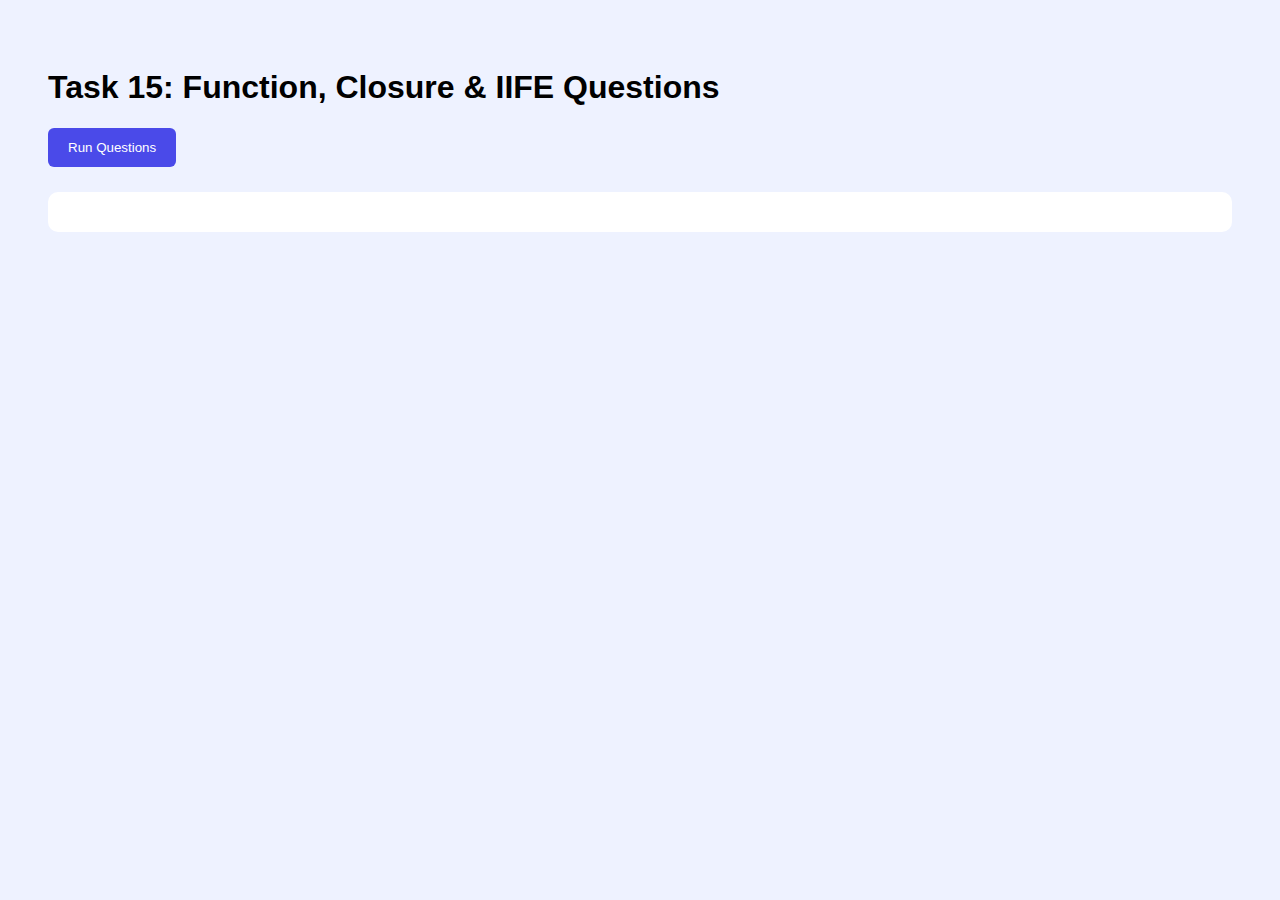
<file: fullstack assignment/week 6/task15/index.html>
<!DOCTYPE html>
<html lang="en">
<head>
  <meta charset="UTF-8">
  <meta name="viewport" content="width=device-width, initial-scale=1.0">
  <title> Functions & Closures</title>
  <link rel="stylesheet" href="style.css">
</head>
<body>

  <h1>Task 15: Function, Closure & IIFE Questions</h1>
  <button onclick="runTask15()">Run Questions</button>

  <div id="output"></div>

  <script src="index.js"></script>
</body>
</html>
</file>
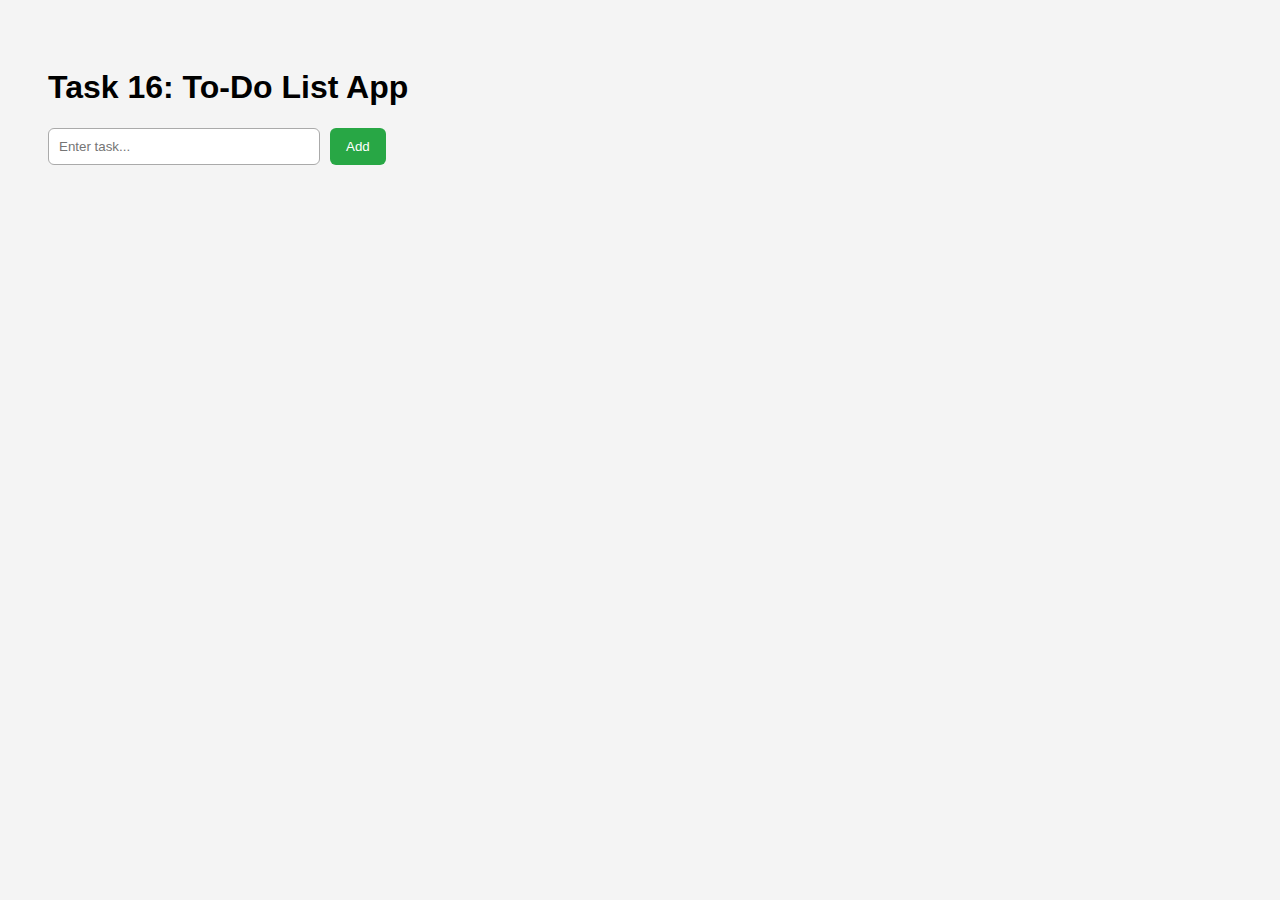
<file: fullstack assignment/week 6/task16/index.html>
<!DOCTYPE html>
<html lang="en">
<head>
  <meta charset="UTF-8">
  <meta name="viewport" content="width=device-width, initial-scale=1.0">
  <title>Task 16 – To-Do List App</title>
  <link rel="stylesheet" href="style.css">
</head>
<body>

  <h1>Task 16: To-Do List App</h1>

  <div class="todo-container">
    <input type="text" id="todoInput" placeholder="Enter task...">
    <button onclick="addTodo()">Add</button>
  </div>

  <ul id="todoList"></ul>

  <script src="script.js"></script>
</body>
</html>
</file>
<file: style.css>
* {
            margin: 0;
            padding: 0;
            box-sizing: border-box;
        }

        body {
            font-family: 'Segoe UI', Tahoma, Geneva, Verdana, sans-serif;
            line-height: 1.6;
            color: #333;
            background-color: #f8f9fa;
        }

        .container {
            max-width: 1200px;
            margin: 0 auto;
            padding: 0 20px;
        }

        /* Header Styles */
        header {
            background: #2c3e50;
            color: white;
            padding: 1rem 0;
            position: fixed;
            width: 100%;
            top: 0;
            z-index: 1000;
            box-shadow: 0 2px 10px rgba(0,0,0,0.1);
        }

        nav {
            display: flex;
            justify-content: space-between;
            align-items: center;
            max-width: 1200px;
            margin: 0 auto;
            padding: 0 20px;
        }

        nav h2 {
            color: #3498db;
            font-size: 1.8rem;
        }

        nav ul {
            display: flex;
            list-style: none;
            gap: 2rem;
        }

        nav ul li a {
            color: white;
            text-decoration: none;
            font-weight: 500;
            transition: color 0.3s ease;
        }

        nav ul li a:hover {
            color: #3498db;
        }

        /* Main Content */
        main {
            margin-top: 80px;
        }

        section {
            padding: 4rem 0;
        }

        section:nth-child(even) {
            background-color: white;
        }

        h1, h2, h3 {
            color: #2c3e50;
            margin-bottom: 1rem;
        }

        h1 {
            font-size: 3rem;
            margin-bottom: 0.5rem;
        }

        h2 {
            font-size: 2.5rem;
            text-align: center;
            margin-bottom: 3rem;
            position: relative;
        }

        h2::after {
            content: '';
            display: block;
            width: 60px;
            height: 3px;
            background: #3498db;
            margin: 10px auto;
        }

        /* Hero Section */
        #home {
            background: linear-gradient(135deg, #667eea 0%, #764ba2 100%);
            color: white;
            text-align: center;
            padding: 8rem 0;
            min-height: 100vh;
            display: flex;
            align-items: center;
            justify-content: center;
        }

        #home h1 {
            color: white;
            font-size: 4rem;
            margin-bottom: 1rem;
        }

        #home p {
            font-size: 1.5rem;
            margin-bottom: 1rem;
            opacity: 0.9;
        }

        #home a {
            display: inline-block;
            margin: 1rem 0.5rem;
            padding: 12px 30px;
            background: rgba(255, 255, 255, 0.1);
            color: white;
            text-decoration: none;
            border: 2px solid white;
            border-radius: 50px;
            transition: all 0.3s ease;
            backdrop-filter: blur(10px);
        }

        #home a:hover {
            background: white;
            color: #667eea;
        }

        /* About Section */
        #about .container {
            display: grid;
            grid-template-columns: 1fr 1fr;
            gap: 3rem;
            align-items: start;
        }

        #about div {
            background: #f8f9fa;
            padding: 2rem;
            border-radius: 10px;
            box-shadow: 0 5px 15px rgba(0,0,0,0.1);
        }

        /* Skills Section */
        #skills {
            background: #ecf0f1;
        }

        #skills > div {
            display: grid;
            grid-template-columns: repeat(auto-fit, minmax(300px, 1fr));
            gap: 2rem;
            max-width: 1200px;
            margin: 0 auto;
            padding: 0 20px;
        }

        #skills > div > div {
            background: white;
            padding: 2rem;
            border-radius: 10px;
            box-shadow: 0 5px 15px rgba(0,0,0,0.1);
        }

        #skills h3 {
            color: #3498db;
            border-bottom: 2px solid #3498db;
            padding-bottom: 0.5rem;
            margin-bottom: 1rem;
        }

        #skills ul {
            list-style: none;
        }

        #skills ul li {
            padding: 0.5rem 0;
            padding-left: 1.5rem;
            position: relative;
        }

        #skills ul li::before {
            content: '▶';
            color: #3498db;
            position: absolute;
            left: 0;
        }

        /* Projects Section */
        #projects > div {
            display: grid;
            grid-template-columns: repeat(auto-fit, minmax(300px, 1fr));
            gap: 2rem;
            max-width: 1200px;
            margin: 0 auto;
            padding: 0 20px;
        }

        #projects article {
            background: white;
            padding: 2rem;
            border-radius: 10px;
            box-shadow: 0 5px 15px rgba(0,0,0,0.1);
            transition: transform 0.3s ease;
        }

        #projects article:hover {
            transform: translateY(-5px);
        }

        #projects article h3 {
            color: #3498db;
            margin-bottom: 1rem;
        }

        #projects article a {
            display: inline-block;
            margin: 0.5rem 0.5rem 0 0;
            padding: 8px 16px;
            background: #3498db;
            color: white;
            text-decoration: none;
            border-radius: 20px;
            font-size: 0.9rem;
            transition: background 0.3s ease;
        }

        #projects article a:hover {
            background: #2980b9;
        }

        /* Experience Section */
        #experience {
            background: #ecf0f1;
        }

        #experience > div {
            max-width: 1200px;
            margin: 0 auto;
            padding: 0 20px;
        }

        #experience article {
            background: white;
            padding: 2rem;
            margin-bottom: 2rem;
            border-radius: 10px;
            box-shadow: 0 5px 15px rgba(0,0,0,0.1);
            border-left: 5px solid #3498db;
        }

        #experience article h3 {
            color: #2c3e50;
            margin-bottom: 0.5rem;
        }

        #experience article p {
            color: #7f8c8d;
            font-weight: 600;
            margin-bottom: 1rem;
        }

        #experience ul {
            padding-left: 1.5rem;
        }

        #experience ul li {
            margin-bottom: 0.5rem;
        }

        /* Contact Section */
        #contact > div {
            display: grid;
            grid-template-columns: 1fr 1fr;
            gap: 3rem;
            max-width: 1200px;
            margin: 0 auto;
            padding: 0 20px;
        }

        #contact h3 {
            color: #3498db;
            margin-bottom: 1.5rem;
        }

        #contact ul {
            list-style: none;
        }

        #contact ul li {
            padding: 0.5rem 0;
            border-bottom: 1px solid #ecf0f1;
        }

        /* Form Styles */
        form {
            background: white;
            padding: 2rem;
            border-radius: 10px;
            box-shadow: 0 5px 15px rgba(0,0,0,0.1);
        }

        form div {
            margin-bottom: 1.5rem;
        }

        label {
            display: block;
            margin-bottom: 0.5rem;
            font-weight: 600;
            color: #2c3e50;
        }

        input, textarea {
            width: 100%;
            padding: 12px;
            border: 2px solid #ecf0f1;
            border-radius: 5px;
            font-size: 1rem;
            transition: border-color 0.3s ease;
        }

        input:focus, textarea:focus {
            outline: none;
            border-color: #3498db;
        }

        button {
            background: #3498db;
            color: white;
            padding: 12px 30px;
            border: none;
            border-radius: 5px;
            cursor: pointer;
            font-size: 1rem;
            transition: background 0.3s ease;
        }

        button:hover {
            background: #2980b9;
        }

        /* Footer */
        footer {
            background: #2c3e50;
            color: white;
            text-align: center;
            padding: 2rem 0;
        }

        footer div {
            margin-top: 1rem;
        }

        footer a {
            color: #3498db;
            text-decoration: none;
            margin: 0 1rem;
            transition: color 0.3s ease;
        }

        footer a:hover {
            color: white;
        }

        /* Responsive Design */
        
        /* Large Desktop (1440px and up) */
        @media (min-width: 1440px) {
            .container {
                max-width: 1400px;
            }
            
            nav {
                max-width: 1400px;
            }
            
            #home h1 {
                font-size: 5rem;
            }
            
            #home p {
                font-size: 1.8rem;
            }
            
            section {
                padding: 5rem 0;
            }
        }
        
        /* Standard Desktop (1024px - 1439px) */
        @media (max-width: 1439px) and (min-width: 1024px) {
            .container {
                max-width: 1200px;
            }
            
            #skills > div {
                grid-template-columns: repeat(3, 1fr);
            }
            
            #projects > div {
                grid-template-columns: repeat(2, 1fr);
            }
        }
        
        /* Small Desktop / Large Tablet (768px - 1023px) */
        @media (max-width: 1023px) and (min-width: 768px) {
            .container {
                padding: 0 30px;
            }
            
            nav {
                padding: 0 30px;
            }
            
            #home h1 {
                font-size: 3.5rem;
            }
            
            #home p {
                font-size: 1.4rem;
            }
            
            #about .container {
                grid-template-columns: 1fr;
                gap: 2rem;
            }
            
            #skills > div {
                grid-template-columns: repeat(2, 1fr);
            }
            
            #projects > div {
                grid-template-columns: repeat(2, 1fr);
            }
            
            #contact > div {
                grid-template-columns: 1fr;
                gap: 2rem;
            }
        }
        
        /* Tablet Portrait (481px - 767px) */
        @media (max-width: 767px) and (min-width: 481px) {
            nav {
                flex-direction: column;
                gap: 1rem;
                padding: 1rem 20px;
            }

            nav ul {
                flex-wrap: wrap;
                justify-content: center;
                gap: 1.5rem;
            }

            main {
                margin-top: 140px;
            }

            #home {
                padding: 6rem 0;
            }

            #home h1 {
                font-size: 3rem;
            }

            #home p {
                font-size: 1.3rem;
            }

            #about .container {
                grid-template-columns: 1fr;
                gap: 2rem;
            }

            #skills > div {
                grid-template-columns: 1fr;
                gap: 1.5rem;
            }

            #projects > div {
                grid-template-columns: 1fr;
                gap: 1.5rem;
            }

            #contact > div {
                grid-template-columns: 1fr;
                gap: 2rem;
            }

            h1 {
                font-size: 2.5rem;
            }

            h2 {
                font-size: 2.2rem;
            }

            section {
                padding: 3rem 0;
            }
            
            form {
                padding: 1.5rem;
            }
        }
        
        /* Mobile Landscape (376px - 480px) */
        @media (max-width: 480px) and (min-width: 376px) {
            .container {
                padding: 0 20px;
            }

            nav {
                padding: 1rem 20px;
                flex-direction: column;
                gap: 0.8rem;
            }

            nav ul {
                flex-wrap: wrap;
                justify-content: center;
                gap: 1rem;
                font-size: 0.9rem;
            }

            main {
                margin-top: 130px;
            }

            #home {
                padding: 4rem 0;
            }

            #home h1 {
                font-size: 2.5rem;
                line-height: 1.2;
            }

            #home p {
                font-size: 1.1rem;
                margin-bottom: 0.8rem;
            }

            #home a {
                padding: 10px 20px;
                font-size: 0.9rem;
                margin: 0.3rem;
            }

            h1 {
                font-size: 2rem;
            }

            h2 {
                font-size: 1.8rem;
            }

            h3 {
                font-size: 1.3rem;
            }

            section {
                padding: 2.5rem 0;
            }

            #about div,
            #skills > div > div,
            #projects article,
            #experience article,
            form {
                padding: 1.5rem;
                margin-bottom: 1.5rem;
            }
        }

        /* Mobile Portrait (320px - 375px) */
        @media (max-width: 375px) {
            .container {
                padding: 0 15px;
            }

            nav {
                padding: 1rem 15px;
                flex-direction: column;
                gap: 0.8rem;
            }

            nav h2 {
                font-size: 1.5rem;
            }

            nav ul {
                flex-wrap: wrap;
                justify-content: center;
                gap: 0.8rem;
                font-size: 0.85rem;
            }

            main {
                margin-top: 120px;
            }

            #home {
                padding: 3rem 0;
            }

            #home h1 {
                font-size: 2rem;
                line-height: 1.2;
            }

            #home p {
                font-size: 1rem;
                margin-bottom: 0.5rem;
            }

            #home a {
                display: block;
                margin: 0.5rem auto;
                padding: 10px 15px;
                font-size: 0.85rem;
                max-width: 200px;
            }

            h1 {
                font-size: 1.8rem;
            }

            h2 {
                font-size: 1.6rem;
            }

            h3 {
                font-size: 1.2rem;
            }

            section {
                padding: 2rem 0;
            }

            #about div,
            #skills > div > div,
            #projects article,
            #experience article,
            form {
                padding: 1rem;
                margin-bottom: 1rem;
            }

            #projects article a {
                padding: 6px 12px;
                font-size: 0.8rem;
                margin: 0.3rem 0.3rem 0 0;
            }

            input, textarea {
                padding: 10px;
                font-size: 0.9rem;
            }

            button {
                padding: 10px 20px;
                font-size: 0.9rem;
            }

            footer {
                padding: 1.5rem 0;
                font-size: 0.9rem;
            }

            footer a {
                margin: 0 0.5rem;
                font-size: 0.85rem;
            }
        }
        
        /* Small Mobile (280px - 319px) */
        @media (max-width: 319px) {
            .container {
                padding: 0 10px;
            }

            nav {
                padding: 0.8rem 10px;
            }

            nav h2 {
                font-size: 1.3rem;
            }

            nav ul {
                gap: 0.5rem;
                font-size: 0.8rem;
            }

            nav ul li a {
                padding: 0.3rem 0.5rem;
            }

            main {
                margin-top: 110px;
            }

            #home {
                padding: 2rem 0;
            }

            #home h1 {
                font-size: 1.8rem;
            }

            #home p {
                font-size: 0.9rem;
            }

            #home a {
                padding: 8px 12px;
                font-size: 0.8rem;
                margin: 0.4rem auto;
            }

            h1 {
                font-size: 1.5rem;
            }

            h2 {
                font-size: 1.4rem;
            }

            h3 {
                font-size: 1.1rem;
            }

            section {
                padding: 1.5rem 0;
            }

            #about div,
            #skills > div > div,
            #projects article,
            #experience article,
            form {
                padding: 0.8rem;
            }

            #projects article a {
                padding: 5px 8px;
                font-size: 0.75rem;
            }

            input, textarea {
                padding: 8px;
                font-size: 0.85rem;
            }

            button {
                padding: 8px 15px;
                font-size: 0.85rem;
            }
        }
        
        /* Ultra-wide Desktop (1920px and up) */
        @media (min-width: 1920px) {
            .container {
                max-width: 1600px;
            }
            
            nav {
                max-width: 1600px;
            }
            
            #home h1 {
                font-size: 6rem;
            }
            
            #home p {
                font-size: 2rem;
            }
            
            section {
                padding: 6rem 0;
            }
            
            #skills > div {
                grid-template-columns: repeat(4, 1fr);
            }
            
            #projects > div {
                grid-template-columns: repeat(3, 1fr);
            }
        }
        
        /* Landscape orientation adjustments */
        @media (orientation: landscape) and (max-height: 500px) {
            #home {
                padding: 2rem 0;
                min-height: auto;
            }
            
            #home h1 {
                font-size: 2.5rem;
            }
            
            #home p {
                font-size: 1.1rem;
                margin-bottom: 0.5rem;
            }
            
            section {
                padding: 2rem 0;
            }
        }
        
        /* High DPI displays */
        @media (-webkit-min-device-pixel-ratio: 2), (min-resolution: 192dpi) {
            * {
                -webkit-font-smoothing: antialiased;
                -moz-osx-font-smoothing: grayscale;
            }
        }
</file>
<file: fullstack assignment/Week 2/style.css>
/* =========================
   Style guide variables
   Demonstrates color formats:
   --primary (HEX), --accent (RGB), --muted (RGBA), --hue (HSL)
   ========================= */
:root{
  --primary: #0f172a;                /* HEX */
  --accent: 6, 182, 212;             /* RGB components for use with rgb()/rgba() */
  --muted: 255, 255, 255, 0.08;      /* RGBA components */
  --hue: 260 65% 55%;                /* HSL components (h s l) used with hsl()/hsla() */
  --card-bg: rgba(255,255,255,0.03);
  --glass-border: rgba(255,255,255,0.04);
  --text: rgba(235,244,255,0.95);
  --accent-opaque: rgba(var(--accent), 1);
  --accent-soft: rgba(var(--accent), 0.12);
}

/* =========================
   Global element selectors
   ========================= */
* { box-sizing: border-box; margin: 0; padding: 0; }
html,body { height:100%; background: linear-gradient(135deg, var(--primary), hsl(var(--hue))); font-family: 'Segoe UI', Tahoma, Geneva, Verdana, sans-serif; color: var(--text); -webkit-font-smoothing:antialiased; -moz-osx-font-smoothing:grayscale; }
.container { max-width:1100px; margin: 28px auto; padding: 0 18px; }

/* Header using ID selector */
#topbar {
  display:flex; justify-content:space-between; align-items:center; gap:20px;
  padding: 14px 18px; border-radius: 12px; background: linear-gradient(90deg, rgba(var(--accent),0.06), rgba(255,255,255,0.01));
  border: 1px solid var(--glass-border);
}

/* Element + class selectors */
.brand { font-size:1.3rem; font-weight:800; letter-spacing: 0.2px; }
.brand .subtle { font-weight:500; opacity:0.85; font-size:0.9rem; margin-left:6px; color: rgba(235,244,255,0.9); }

/* nav links - attribute selector for analytics data attribute */
nav a[data-ga="about-link"] { text-decoration:none; color: var(--accent-opaque); padding:6px 10px; border-radius:8px; font-weight:700; }
nav a.nav-link { color: rgba(235,244,255,0.85); text-decoration:none; margin-left:12px; font-weight:600; }
nav a.nav-link:hover { color: hsl(var(--hue)); transform: translateY(-2px); transition:all 220ms ease; }

/* =========================
   Card base using class selector
   ========================= */
.card {
  background: var(--card-bg);
  border-radius: 14px;
  padding: 18px;
  border: 1px solid var(--glass-border);
  box-shadow: 0 8px 26px rgba(2,6,23,0.55);
  margin-bottom: 18px;
}

/* Use ID and element together for the About card */
#about h2 { font-size:1.15rem; color: white; margin-bottom:8px; }
.about-card .lead { font-size: 0.98rem; color: rgba(235,244,255,0.95); line-height:1.5; margin-bottom:8px; }

/* Pseudo-element ::first-letter to stylize leading letter */
.about-card p::first-letter {
  font-size:1.6rem;
  font-weight:800;
  color: #7c3aed; /* HEX */
  float:left;
  margin-right:8px;
  line-height:1;
}

/* attribute selector for data-fav (movies) */
.movies-list { list-style:none; margin-top:10px; padding-left:0; display:block; }
.movies-list li {
  padding:10px 12px; border-radius:10px; margin-bottom:8px; background: linear-gradient(180deg, rgba(255,255,255,0.01), rgba(255,255,255,0.00));
  border: 1px solid rgba(255,255,255,0.03);
  position:relative; color: rgba(235,244,255,0.95);
}

/* Use attribute selector [data-fav="true"] + class selector .favorite */
.movies-list li[data-fav="true"].favorite {
  background: linear-gradient(90deg, rgba(var(--accent),0.12), rgba(124,58,237,0.12));
  border: 1px solid rgba(var(--accent), 0.5);
  color: rgba(255,255,255,0.98);
  font-weight:800;
  transform: translateX(2px);
  box-shadow: 0 10px 30px rgba(124,58,237,0.12);
}

/* pseudo-element to add a star icon before the favorite movie */
.movies-list li[data-fav="true"].favorite::before {
  content: "★ ";
  color: gold; /* named color to show diversity */
  font-size: 1.1rem;
  margin-right:6px;
}

/* hover pseudo-class for movies */
.movies-list li:hover { transform: translateY(-4px); transition: transform 220ms ease; }

/* =========================
   Ordered list (cities) with "random" styles via nth-child
   Use HSL, RGB, RGBA etc across rules
   ========================= */
.cities-list { margin-top:10px; padding-left: 20px; counter-reset: city; }
.cities-list li { margin:12px 0; padding:10px; border-radius:8px; color: rgba(235,244,255,0.95); }

/* styled numbers using ::marker (modern) and ::before fallback */
.cities-list li::marker { font-weight:900; color: hsl(var(--hue)); }

/* mimic randomness: different styles for 1..n using nth-child */
.cities-list li:nth-child(1) {
  background: rgba(255,255,255,0.02);
  border-left: 6px solid #06b6d4; /* HEX-ish */
  transform: rotate(-0.6deg);
}
.cities-list li:nth-child(2) {
  background: rgba(var(--accent), 0.06);
  border: 1px dashed rgba(255,255,255,0.03);
  font-style: italic;
  transform: translateX(6px);
}
.cities-list li:nth-child(3) {
  background: linear-gradient(90deg, rgba(124,58,237,0.06), rgba(6,182,212,0.04));
  color: rgba(10,10,20,0.95);
  color: rgb(34,34,34); /* demonstrate rgb() */
  font-weight:700;
  transform: scale(1.02);
}
.cities-list li:nth-child(4) {
  background: hsla(var(--hue), 60%, 40%, 0.06); /* HSL used with alpha */
  transform: translateX(-6px);
  border-radius: 4px 20px 4px 20px;
}
.cities-list li:nth-child(5) {
  border-left: 6px solid rgba(255, 99, 71, 0.9); /* rgba but showing as inline */
  box-shadow: 0 6px 16px rgba(0,0,0,0.25);
}
.cities-list li:nth-child(6) {
  background: linear-gradient(135deg, rgba(255,255,255,0.01), rgba(var(--accent),0.05));
  transform: rotate(0.8deg);
}

/* add a subtle animation for hover on cities */
.cities-list li:hover { transform: translateY(-6px) scale(1.01); transition: transform 260ms ease; }

/* =========================
   small utility selectors & pseudo-classes
   ========================= */
.contact-card a.email-link { color: rgba(var(--accent),1); text-decoration: none; font-weight:700; }
.contact-card a.email-link:hover { text-decoration: underline; }

/* attribute selector for external links (target="_blank") */
a[target="_blank"], a.external { border-bottom: 1px dashed rgba(255,255,255,0.06); padding-bottom:2px; }

/* :not pseudo-class to style all small paragraphs except .lead */
.card p:not(.lead) { color: rgba(235,244,255,0.82); }

/* footer styling using element selector plus class */
.footer { margin-top:16px; text-align:center; color: rgba(235,244,255,0.6); font-size:0.92rem; padding:12px 0; }

/* responsive tweaks (media queries) */
@media (max-width:880px) {
  #topbar { flex-direction: column; align-items: flex-start; gap:10px; }
  .container { padding: 0 14px; }
}
</file>
<file: fullstack assignment/week 5/task12/style.css>
body {
  font-family: Arial, sans-serif;
  padding: 40px;
  background: #f4f4f4;
}

button {
  padding: 12px 20px;
  background: #007bff;
  border: none;
  color: white;
  cursor: pointer;
  border-radius: 6px;
}

button:hover {
  background: #0056b3;
}
</file>
<file: fullstack assignment/week 5/task13/task13.css>
body {
  font-family: Arial, sans-serif;
  padding: 40px;
  background: #eef2ff;
}

button {
  padding: 12px 20px;
  background: #28a745;
  border: none;
  color: white;
  cursor: pointer;
  border-radius: 6px;
}

button:hover {
  background: #1f7d34;
}

#result {
  margin-top: 25px;
  font-size: 20px;
  background: white;
  padding: 20px;
  border-radius: 10px;
}
</file>
<file: fullstack assignment/week 5/task14/style.css>
body {
  font-family: Arial, sans-serif;
  padding: 40px;
  background: #f4f4f4;
}

button {
  padding: 12px 20px;
  background: #ff5722;
  border: none;
  color: white;
  cursor: pointer;
  border-radius: 6px;
}

button:hover {
  background: #d84315;
}

#output {
  margin-top: 25px;
  padding: 20px;
  background: white;
  font-size: 18px;
  border-radius: 10px;
}
</file>
<file: fullstack assignment/week 6/task15/style.css>
body {
  font-family: Arial, sans-serif;
  padding: 40px;
  background: #eef2ff;
}

button {
  padding: 12px 20px;
  background: #4a4ae9;
  color: white;
  border: none;
  border-radius: 6px;
  cursor: pointer;
}

button:hover {
  background: #2e2ec9;
}

#output {
  margin-top: 25px;
  padding: 20px;
  background: white;
  border-radius: 10px;
  font-size: 18px;
}
</file>
<file: fullstack assignment/week 6/task16/style.css>
body {
  font-family: Arial, sans-serif;
  padding: 40px;
  background: #f4f4f4;
}

.todo-container {
  display: flex;
  gap: 10px;
}

input {
  padding: 10px;
  width: 250px;
  border: 1px solid #aaa;
  border-radius: 6px;
}

button {
  padding: 10px 16px;
  background: #28a745;
  border: none;
  color: white;
  border-radius: 6px;
  cursor: pointer;
}

button:hover {
  background: #1f7d34;
}

ul {
  margin-top: 25px;
  padding: 0;
  list-style: none;
}

li {
  padding: 12px;
  background: white;
  margin-bottom: 10px;
  border-radius: 6px;
  display: flex;
  justify-content: space-between;
  align-items: center;
}

.delete-btn {
  background: red;
  color: white;
  border: none;
  padding: 6px 10px;
  border-radius: 6px;
  cursor: pointer;
}
</file>
